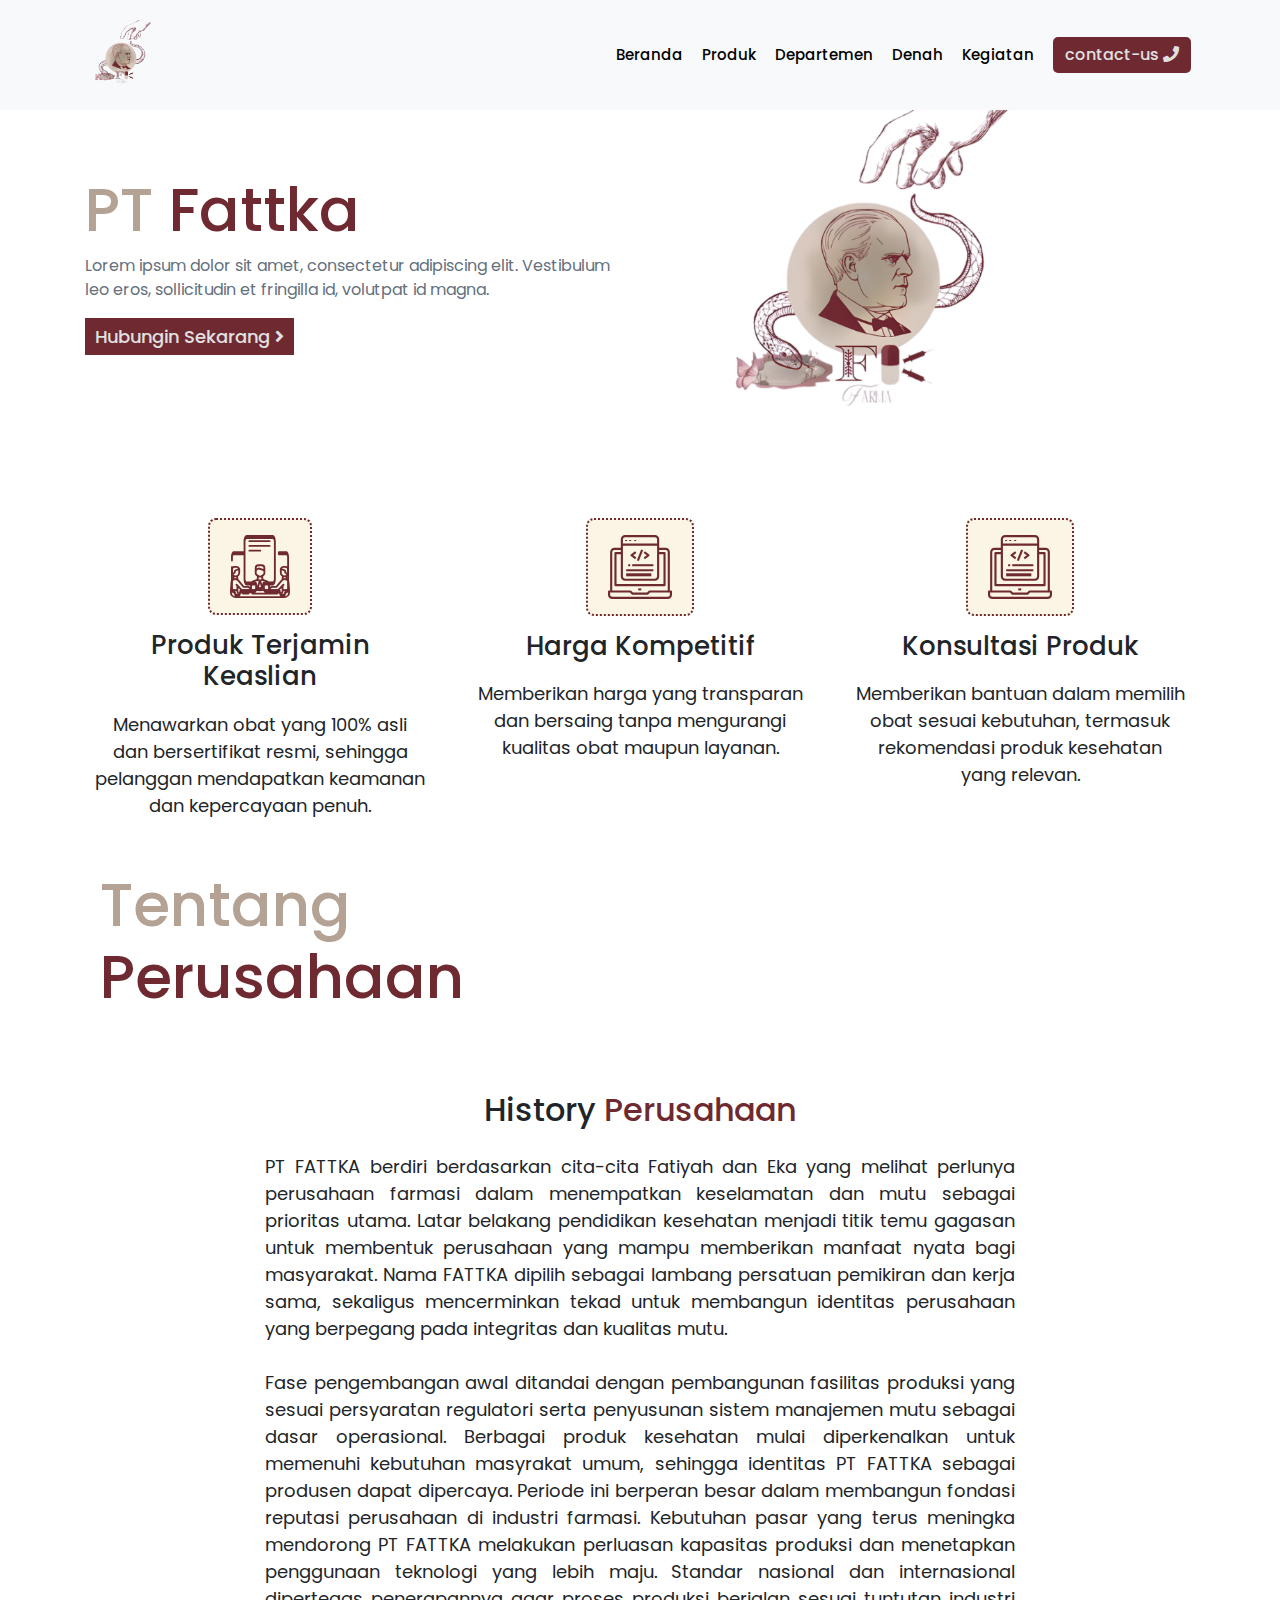
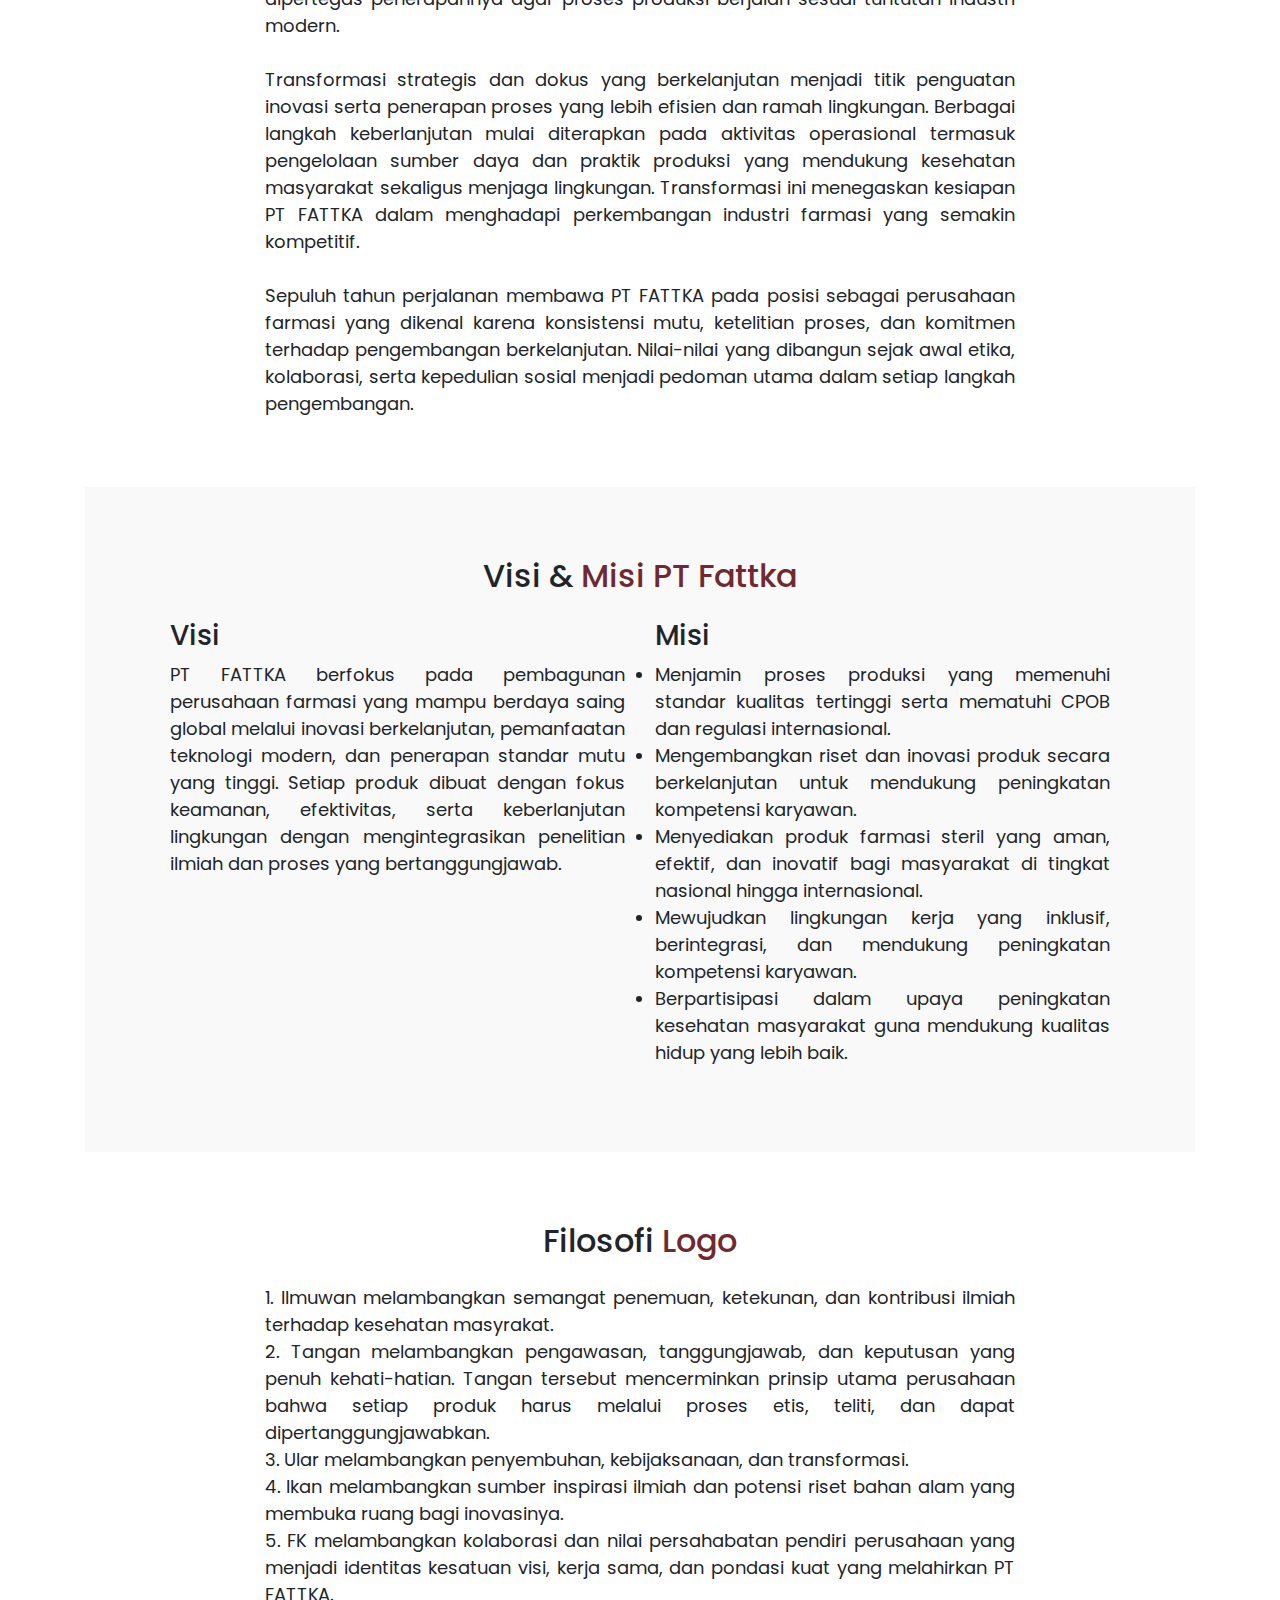
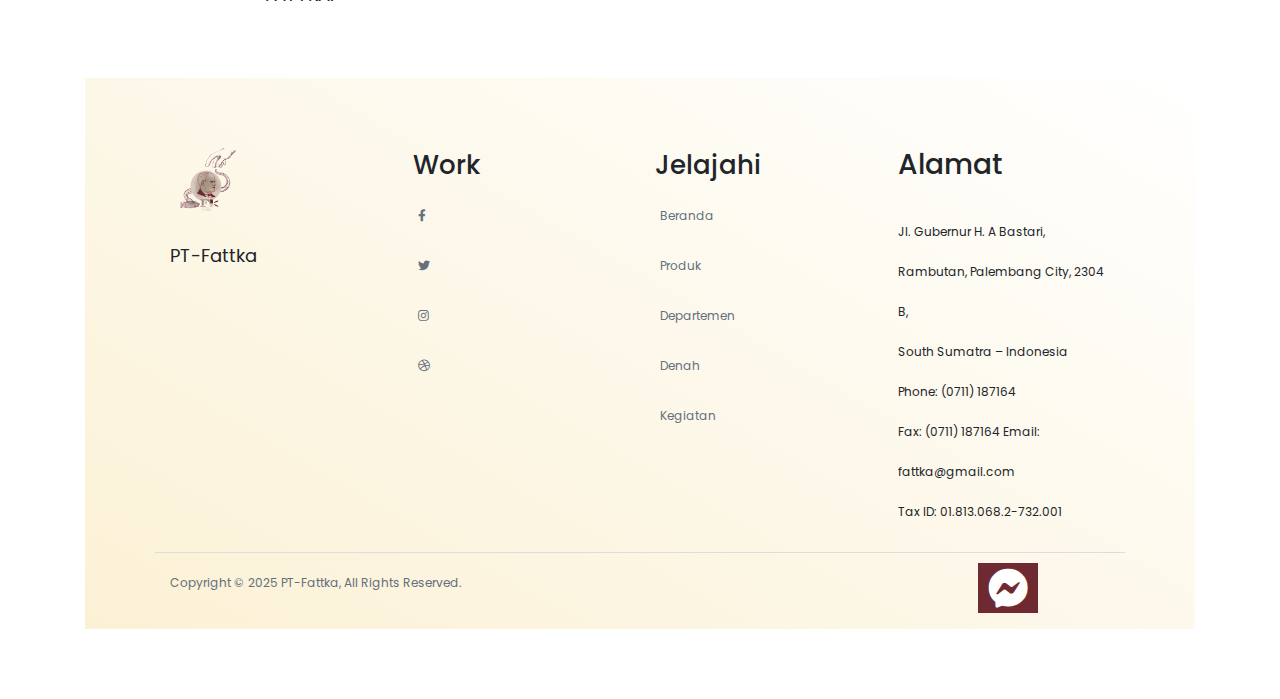
<file: index.html>
<!DOCTYPE html>
<html lang="en">

<head>
    <meta charset="UTF-8">
    <meta name="viewport" content="width=device-width, initial-scale=1.0">
    <title>PT-Fattka</title>
    <!-- Adding Stylesheets -->
    <link rel="stylesheet" href="https://cdnjs.cloudflare.com/ajax/libs/font-awesome/5.7.1/css/all.min.css">
    <link rel="stylesheet" href="https://maxcdn.bootstrapcdn.com/bootstrap/4.0.0/css/bootstrap.min.css"
        integrity="sha384-Gn5384xqQ1aoWXA+058RXPxPg6fy4IWvTNh0E263XmFcJlSAwiGgFAW/dAiS6JXm" crossorigin="anonymous">
    <link rel="stylesheet" href="./asset/css/style.css">
    <link rel="stylesheet" href="./asset/css/responsive.css">
</head>

<body>

    <!-- Header Start  -->
    <section class="header ">
        <!-- Header Navigation Start  -->
        <div class="container header-nav">
            <div class="row">
                <div class="col-md-12">
                    <nav class="navbar navbar-expand-lg navbar-light bg-light main-menu fixed-top ">
                        <div class="container">
                            <a href="#" class="navbar-brand">
                                <img src="./asset/image/Logo.png" alt=" LeadsbeeLogo">
                            </a>
                            <button class="navbar-toggler" data-toggle="collapse" data-target="#beeToggler">
                                <span><i class="fa fa-bars"></i></span>
                            </button>
                            <div class="collapse navbar-collapse" id="beeToggler">
                                <ul class="navbar-nav ml-auto ">
                                    <li><a href="#">Beranda</a></li>
                                    &nbsp;
                                    <li><a href="./produk.html">Produk</a></li>
                                    &nbsp;
                                    <li><a href="./departrmrn.html">Departemen</a></li>
                                    &nbsp;
                                    <li><a href="./denah.html">Denah</a></li>
                                    &nbsp;
                                    <li><a href="./kegiatan.html">Kegiatan </a></li>
                                    &nbsp;
                                    <li>
    <a href="https://wa.me/6284576258164" target="_blank">
        <button class="nav-button phone-blink">
            contact-us <i class="fas fa-phone"></i>
        </button>
    </a>
</li>

                                    &nbsp;
                                </ul>
                            </div>
                        </div>
                    </nav>
                </div>
            </div>
        </div>

        <!-- Header Navigation End  -->

        <!-- Header Banner Start  -->
        <div class="container header-content">
            <div class="row ">
                <div class="col-md-6 centralize">
                    <div class="left-content ">
                        <h2>PT <span class="highlight">Fattka</span>
                        </h2>
                        <p>
                            Lorem ipsum dolor sit amet, consectetur adipiscing elit. Vestibulum leo eros, sollicitudin
                            et fringilla id, volutpat id magna.
                        </p>
                        <div class="call-to-action">
                            <button>Hubungin Sekarang <i href="#" class="fas fa-angle-right"></i></button>
                        </div>
                        
                    </div>
                </div>
                <div class="col-md-6">
                    <div class="right-content">
                        <img src="./asset/image/Logo.png" alt="">
                    </div>
                </div>
            </div>
        </div>


    </section>
    <!-- Header End  -->

    <!-- Work Process Start  -->
    <section class="work-process section-padding" style="background: #fff;">
        <div class="container">
            <div class="row">
                <div class="col-md-4">
                    <div class="process-block">
                        <img src="./asset/image/discussion.svg" alt="Projec Discussion">
                        <h3>Produk Terjamin Keaslian</h3>
                        <p>Menawarkan obat yang 100% asli dan bersertifikat resmi, sehingga pelanggan mendapatkan keamanan dan kepercayaan penuh.</p>
                    </div>
                </div>
                <div class="col-md-4">
                    <div class="process-block">
                        <img src="./asset/image/web-design.svg" alt="Projec Discussion">
                        <h3>Harga Kompetitif</h3>
                        <p>Memberikan harga yang transparan dan bersaing tanpa mengurangi kualitas obat maupun layanan.</p>
                    </div>
                </div>
                <div class="col-md-4">
                    <div class="process-block">
                        <img src="./asset/image/web-design.svg" alt="Projec Discussion">
                        <h3>Konsultasi Produk</h3>
                        <p>Memberikan bantuan dalam memilih obat sesuai kebutuhan, termasuk rekomendasi produk kesehatan yang relevan.</p>
                    </div>
                </div>
            </div>

    <!-- Work Process End  -->

    


 <!-- Header Banner Start  -->
<div class="container header-content  mt-4">
    <div class="row h-100 ">
        <div class="col-md-6 centralize">
            <div class="left-content">
                <h2>Tentang <span class="highlight">Perusahaan</span></h2>
            </div>
        </div>
        
    </div>
</div>
<!-- Header Banner End -->

<!-- Company History Start -->
<section class="section-padding">
    <div class="container">
        <h2 class="text-center mb-4">History <span class="highlight">Perusahaan</span></h2>
        <p class="text-justify" style="max-width: 750px; margin: 0 auto; ">
            PT FATTKA berdiri berdasarkan cita-cita Fatiyah dan Eka yang melihat perlunya perusahaan farmasi dalam menempatkan keselamatan dan mutu sebagai prioritas utama. Latar belakang pendidikan kesehatan menjadi titik temu gagasan untuk membentuk perusahaan yang mampu memberikan manfaat nyata bagi masyarakat. Nama FATTKA dipilih sebagai lambang persatuan pemikiran dan kerja sama, sekaligus mencerminkan tekad untuk membangun identitas perusahaan yang berpegang pada integritas dan kualitas mutu.
            <br><br>
            Fase pengembangan awal ditandai dengan pembangunan fasilitas produksi yang sesuai persyaratan regulatori serta penyusunan sistem manajemen mutu sebagai dasar operasional. Berbagai produk kesehatan mulai diperkenalkan untuk memenuhi kebutuhan masyrakat umum, sehingga identitas PT FATTKA sebagai produsen dapat dipercaya. Periode ini berperan besar dalam membangun fondasi reputasi perusahaan di industri farmasi. Kebutuhan pasar yang terus meningka mendorong PT FATTKA melakukan perluasan kapasitas produksi dan menetapkan penggunaan teknologi yang lebih maju. Standar nasional dan internasional dipertegas penerapannya agar proses produksi berjalan sesuai tuntutan industri modern.
            <br><br>
            Transformasi strategis dan dokus yang berkelanjutan menjadi titik penguatan inovasi serta penerapan proses yang lebih efisien dan ramah lingkungan. Berbagai langkah keberlanjutan mulai diterapkan pada aktivitas operasional termasuk pengelolaan sumber daya dan praktik produksi yang mendukung kesehatan masyarakat sekaligus menjaga lingkungan. Transformasi ini menegaskan kesiapan PT FATTKA dalam menghadapi perkembangan industri farmasi yang semakin kompetitif.
            <br><br>
            Sepuluh tahun perjalanan membawa PT FATTKA pada posisi sebagai perusahaan farmasi yang dikenal karena konsistensi mutu, ketelitian proses, dan komitmen terhadap pengembangan berkelanjutan. Nilai-nilai yang dibangun sejak awal etika, kolaborasi, serta kepedulian sosial menjadi pedoman utama dalam setiap langkah pengembangan.
        </p>
    </div>
</section>
<!-- Company History End -->

<!-- Vision Mission Start -->
<section class="section-padding" style="background:#f9f9f9;">
    <div class="container">
        <h2 class="text-center mb-4">Visi & <span class="highlight">Misi PT Fattka</span></h2>
        <div class="row mt-4">
            <div class="col-md-6">
                <h3>Visi</h3>
                <p class="text-justify"> 
                    PT FATTKA berfokus pada pembagunan perusahaan farmasi yang mampu berdaya saing global melalui inovasi berkelanjutan, pemanfaatan teknologi modern, dan penerapan standar mutu yang tinggi. Setiap produk dibuat dengan fokus keamanan, efektivitas, serta keberlanjutan lingkungan dengan mengintegrasikan penelitian ilmiah dan proses yang bertanggungjawab.
                </p>
            </div>
            <div class="col-md-6">
                <h3 >Misi</h3>
                <ul class="text-justify">
                    <li>Menjamin proses produksi yang memenuhi standar kualitas tertinggi serta mematuhi CPOB dan regulasi internasional.</li>
                    <li>Mengembangkan riset dan inovasi produk secara berkelanjutan untuk mendukung peningkatan kompetensi karyawan.</li>
                    <li>Menyediakan produk farmasi steril yang aman, efektif, dan inovatif bagi masyarakat di tingkat nasional hingga internasional.</li>
                    <li>Mewujudkan lingkungan kerja yang inklusif, berintegrasi, dan mendukung peningkatan kompetensi karyawan.</li>
                    <li>Berpartisipasi dalam upaya peningkatan kesehatan masyarakat guna mendukung kualitas hidup yang lebih baik.</li>
                </ul>
            </div>
        </div>
    </div>
</section>
<!-- Vision Mission End -->
<section class="section-padding">
    <div class="container">
        <h2 class="text-center mb-4">Filosofi <span class="highlight">Logo</span></h2>
        <p class="text-justify" style="max-width: 750px; margin: 0 auto; ">
            1.	Ilmuwan melambangkan semangat penemuan, ketekunan, dan kontribusi ilmiah terhadap kesehatan masyrakat.
<br>2.	Tangan melambangkan pengawasan, tanggungjawab, dan keputusan yang penuh kehati-hatian. Tangan tersebut mencerminkan prinsip utama perusahaan bahwa setiap produk harus melalui proses etis, teliti, dan dapat dipertanggungjawabkan.
<br>3.	Ular melambangkan penyembuhan, kebijaksanaan, dan transformasi.
<br>4.	Ikan melambangkan sumber inspirasi ilmiah dan potensi riset bahan alam yang membuka ruang bagi inovasinya.
<br>5.	FK melambangkan kolaborasi dan nilai persahabatan pendiri perusahaan yang menjadi identitas kesatuan visi, kerja sama, dan pondasi kuat yang melahirkan PT FATTKA.

        </p>
    </div>
</section>

    <!-- Footer Start  -->

    <section class="footer section-padding">
        <div class="container">
            <div class="row">
                <div class="col-md-3">
                    <div class="footer-widget-1">
                        <img src="./asset/image/Logo.png" alt="">
                        <p>
                            PT-Fattka
                        </p>
                    </div>
                </div>
                <div class="col-md-3">
                    <div class="footer-widget-2">
                        <h3>Work</h3>
                        <ul>
                            <li><a href="#"><i class="fab fa-facebook-f"></i></a></li>
                            <li><a href="#"><i class="fab fa-twitter"></i></a></li>
                            <li><a href="#"><i class="fab fa-instagram"></i></a></li>
                            <li><a href="#"><i class="fab fa-dribbble"></i></a></li>
                        </ul>
                    </div>
                </div>
                <div class="col-md-3">
                    <div class="footer-widget-3">
                        <h3>Jelajahi</h3>
                        <ul>
                            <li><a href="/index.html">Beranda</a></li>
                            <li><a href="/produk.html">Produk</a></li>
                            <li><a href="/departrmrn.html">Departemen</a></li>
                            <li><a href="/denah.html">Denah</a></li>
                            <li><a href="/">Kegiatan</a></li>
                        </ul>
                    </div>
                </div>
                <div class="col-md-3">
                    <div class="footer-widget-4">
                        <h3>Alamat</h3>
                        <p>
                            Jl. Gubernur H. A Bastari, Rambutan, Palembang City, 2304 B,<br>  South Sumatra – Indonesia Phone: (0711) 187164 <br>  Fax: (0711) 187164 Email: fattka@gmail.com <br>  Tax ID: 01.813.068.2-732.001 
                        </p>
                        <!-- <ul>
                            <li><a href="#"><i class="fab fa-facebook-f"></i></a></li>
                            <li><a href="#"><i class="fab fa-twitter"></i></a></li>
                            <li><a href="#"><i class="fab fa-instagram"></i></a></li>
                            <li><a href="#"><i class="fab fa-dribbble"></i></a></li>
                        </ul> -->
                    </div>
                </div>
            </div>
			
			<div class="row" style="border-top: 1px solid #ddd; padding-top: 10px;">
                <div class="col-md-10">
                    <div class="copyright-text">
                        <p>
                            Copyright © 2025 PT-Fattka, All Rights Reserved.
                        </p>
                    </div>
                </div>
                <div class="col-md-2">
                    <div class="messenger">
                        <i class="fab fa-facebook-messenger"></i>
                    </div>
                </div>
            </div>
        </div>
    </section>
    <!-- Footer End  -->
    <!--Adding Scripts-->
    <script src="https://code.jquery.com/jquery-3.5.1.min.js" integrity="sha256-9/aliU8dGd2tb6OSsuzixeV4y/faTqgFtohetphbbj0=" crossorigin="anonymous"></script>
    <script src="https://cdnjs.cloudflare.com/ajax/libs/popper.js/1.12.9/umd/popper.min.js"
        integrity="sha384-ApNbgh9B+Y1QKtv3Rn7W3mgPxhU9K/ScQsAP7hUibX39j7fakFPskvXusvfa0b4Q"
        crossorigin="anonymous"></script>
    <script src="https://maxcdn.bootstrapcdn.com/bootstrap/4.0.0/js/bootstrap.min.js"
        integrity="sha384-JZR6Spejh4U02d8jOt6vLEHfe/JQGiRRSQQxSfFWpi1MquVdAyjUar5+76PVCmYl"
        crossorigin="anonymous"></script>
        <script src="./asset/js/mixitup.min.js"></script>
    <script src="./asset/js/main.js"></script>
</body>

</html>
</file>
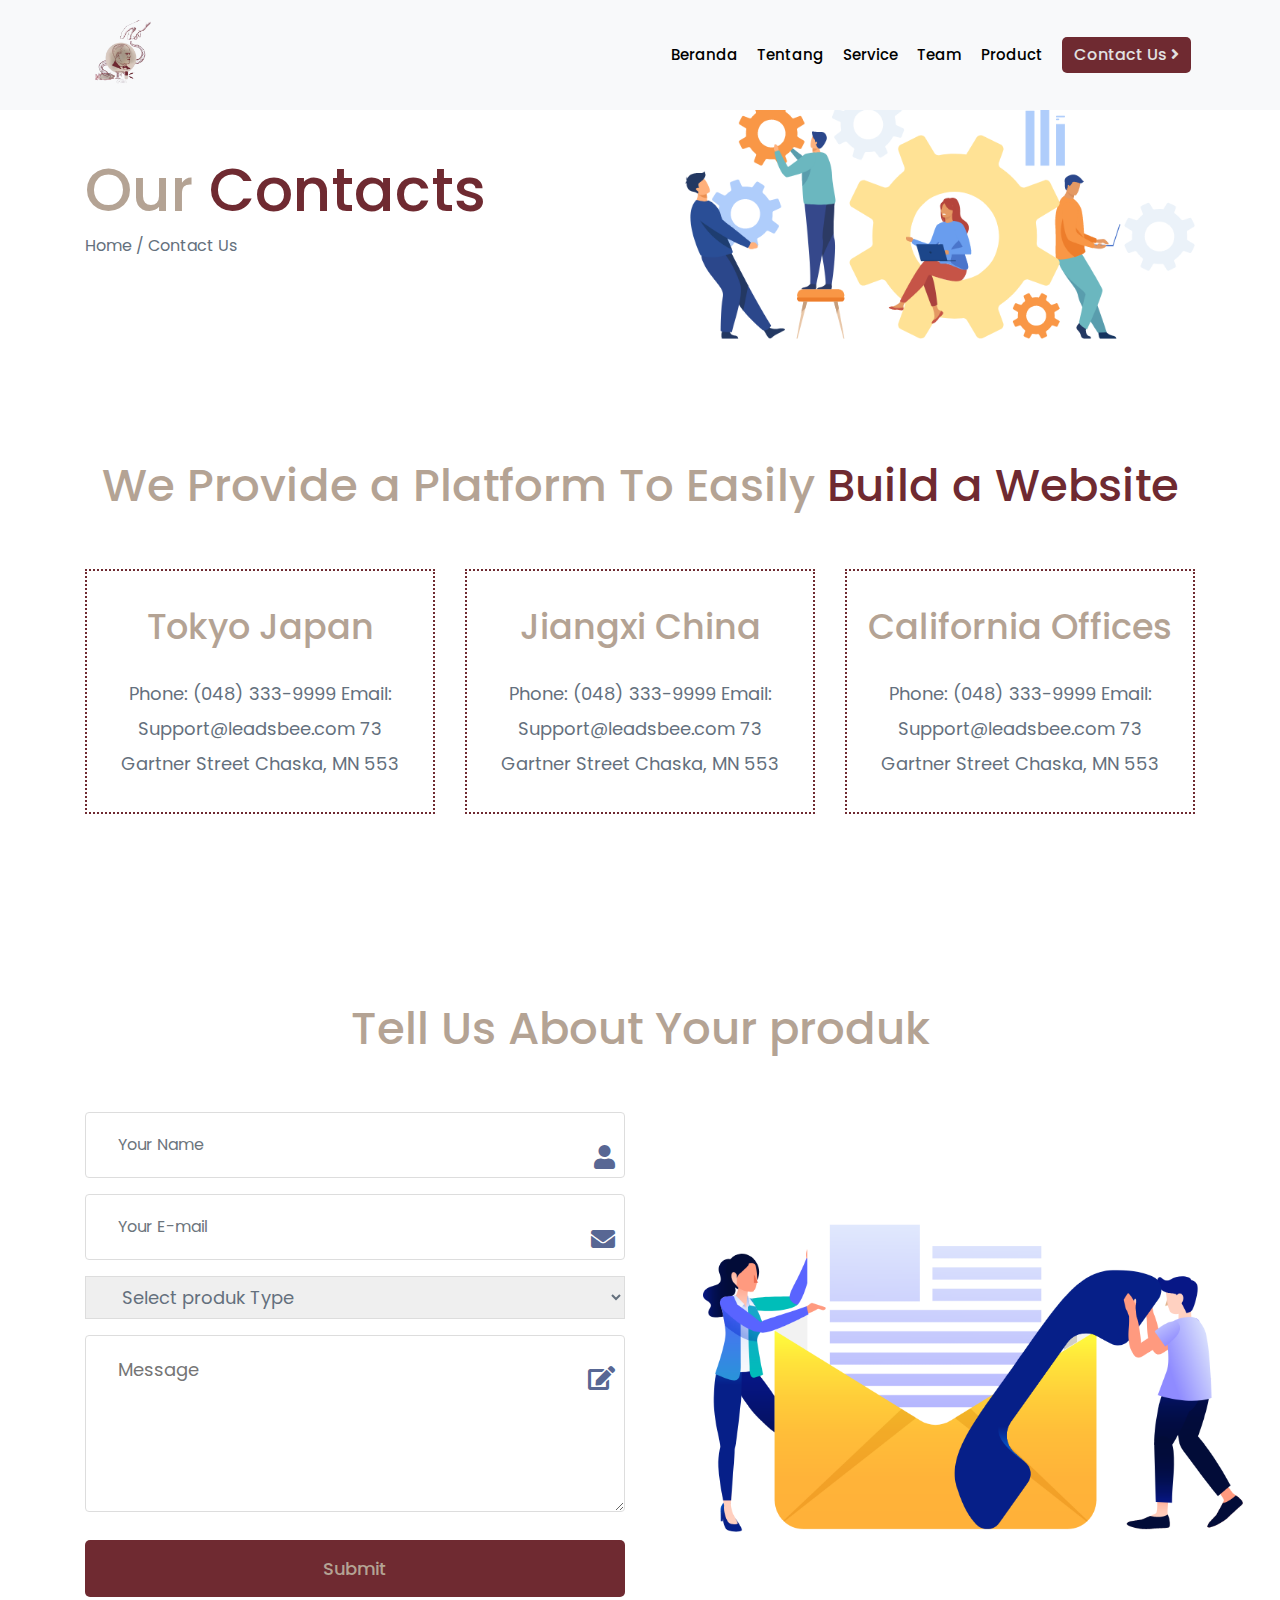
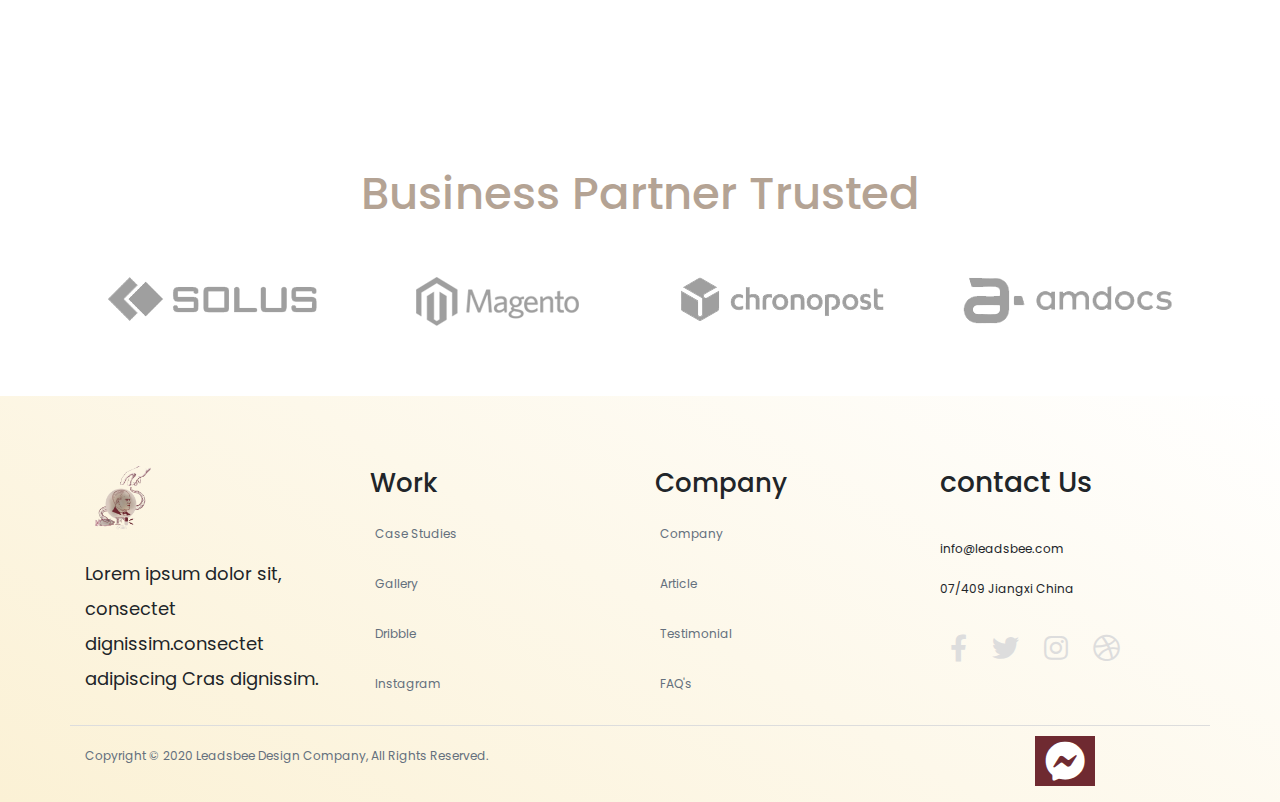
<file: contact-us.html>
<!DOCTYPE html>
<html lang="en">

<head>
    <meta charset="UTF-8">
    <meta name="viewport" content="width=device-width, initial-scale=1.0">
    <title>LeadsBee</title>
    <!-- Adding Stylesheets -->
    <link rel="stylesheet" href="https://cdnjs.cloudflare.com/ajax/libs/font-awesome/5.7.1/css/all.min.css">
    <link rel="stylesheet" href="https://maxcdn.bootstrapcdn.com/bootstrap/4.0.0/css/bootstrap.min.css"
        integrity="sha384-Gn5384xqQ1aoWXA+058RXPxPg6fy4IWvTNh0E263XmFcJlSAwiGgFAW/dAiS6JXm" crossorigin="anonymous">
    <link rel="stylesheet" href="./asset/css/style.css">
    <link rel="stylesheet" href="./asset/css/responsive.css">
</head>


<body>
    <!-- Header Start  -->
    <section class="header contact-header">
        <!-- Header Navigation Start  -->
        <div class="container header-nav">
            <div class="row">
                <div class="col-md-12">
                    <nav class="navbar navbar-expand-lg navbar-light bg-light main-menu fixed-top">
                        <div class="container">
                            <a href="#" class="navbar-brand">
                                <img src="./asset/image/Logo.png" alt=" LeadsbeeLogo">
                            </a>
                            <button class="navbar-toggler" data-toggle="collapse" data-target="#beeToggler">
                                <span class="navbar-toggler-icon"><i class="fa fa-bars"></i></span>
                            </button>
                            <div class="collapse navbar-collapse" id="beeToggler">
                                <ul class="navbar-nav ml-auto ">
                                    <li><a href="./index.html">Beranda</a></li>
									&nbsp;
                                    <li><a href="./produk.html">Tentang</a></li>
									&nbsp;
                                    <li><a href="./service.html">Service</a></li>
									&nbsp;
                                    <li><a href="./team.html">Team</a></li>
									&nbsp;
                                    <li><a href="./blog.html">Product</a></li>
									&nbsp;
                                    <li>
										<a href="./contact-us.html">
											<button class="nav-button">Contact Us <i class="fas fa-angle-right"></i> </button>
										</a>
									</li>
									&nbsp;
                                </ul>
                            </div>
                        </div>
                    </nav>
                </div>
            </div>
        </div>

        <!-- Header Navigation End  -->

        <!-- Header Banner Start  -->
        <div class="container header-content ">
            <div class="row h-100">
                <div class="col-md-6 centralize">
                    <div class="left-content ">
                        <h2>Our <span class="highlight">Contacts</span>
                        </h2>
                        <p>
                            Home / Contact Us
                        </p>
                    </div>
                </div>
                <div class="col-md-6 centralize">
                    <div class="right-content">
                        <img src="./asset/image/Group 1387.png" alt="">
                    </div>
                </div>
            </div>
        </div>


    </section>

    <!-- Header End  -->

    

    <!-- Company Offices Start  -->

    <section class="offices section-padding">
        <div class="container">
        
            <div class="row">
                <h2 class="text-center w-100 service-heading">We Provide a Platform To Easily
                    <span class="highlight">Build a Website</span> </h2>
            </div>
        </div>

        <div class="container mt-5">
            <div class="row">
                <div class="col-md-4">
                    <div class="office-block">
                        <h3>Tokyo Japan</h3>
                        <p>
                            Phone: (048) 333-9999
                            Email: Support@leadsbee.com
                            73 Gartner Street Chaska, MN 553
                        </p>
                    </div>
                </div>
                <div class="col-md-4">
                    <div class="office-block">
                        <h3>Jiangxi China</h3>
                        <p>
                            Phone: (048) 333-9999
                            Email: Support@leadsbee.com
                            73 Gartner Street Chaska, MN 553
                        </p>
                    </div>
                </div>
                <div class="col-md-4">
                    <div class="office-block">
                        <h3>California Offices</h3>
                        <p>
                            Phone: (048) 333-9999
                            Email: Support@leadsbee.com
                            73 Gartner Street Chaska, MN 553
                        </p>
                    </div>
                </div>
            </div>

        </div>
    </section>

    <!-- Company Offices End  -->

    <!-- produk Contact Start  -->

    <section class="produk-contact section-padding">
        <div class="container">
        <!-- Toast  -->
        <?= $success; ?>
            <div class="row mt-5">
                <h2 class="text-center w-100 service-heading">Tell Us About Your produk</h2>
            </div>
        </div>

        <div class="container mt-5">
            <div class="row">
                <div class="col-md-6">
                    <form action="" method="post" id="produk-details">

                        <div class="form-group">
                            <label for="name"></label>
                            <input type="text" class="form-control" id="name" name="name" placeholder="Your Name"
                                required>
                            <!--placing icon using a span element-->
                            <span class="icon fa fa-user fa-lg"></span>
                        </div>

                        <div class="form-group">
                            <label for="email"></label>
                            <input type="email" class="form-control" id="email" name="email" placeholder="Your E-mail"
                                required>
                            <span class="icon fa fa-envelope fa-lg"></span>
                        </div>

                        <div class="form-group">
                            <label for="produk-type"></label>
                            <select id="produk-type" name="produk-type">
                                <option> Select produk Type</option>
                                <option value="website_optimization">Website Optimization</option>
                                <option value="social_media_marketing">Social Media Marketing</option>
                                <option value="ui/ux">UI/UX</option>
                                <option value="graphics">Graphics</option>
                            </select>
                        </div>

                        <div class="form-group">
                            <textarea rows="5" cols="30" id="msg" name="msg" placeholder="Message"
                                style="width:100%"></textarea>
                            <span class="icon-textarea fa fa-edit fa-lg "></span>
                        </div>

                        <div class=" text-center">
                            <input type="submit" name="submit" value="Submit" class="btn btn-default">
                            <!-- <button type="submit" class="btn btn-default">Submit produk Details <i class="fas fa-angle-right"></i> </button> -->
                        </div>
                    </form>
                </div>

                <div class="col-md-6 centralize">
                    <div class="contact-image">
                        <img src="./asset/image/Group 4408.png" alt="" class="img-fluid ml-5">
                    </div>
                </div>
            </div>
        </div>
    </section>

    <!-- produk Contact End  -->

    <!-- Partner Start  -->

    <section class="partners section-padding">
        <div class="container">
            <div class="row">
                <div class="col-md-12">
                    <h2 class="text-center partner-heading">Business Partner Trusted</h2>
                </div>
            </div>
            <div class="row mt-5">
                <div class="col-lg-3 col-md-6 d-flex justify-content-center">
                    <div class="partner">
                        <img src="./asset/image/A (3).png" alt="" class="img-fluid">
                    </div>
                </div>
                <div class="col-lg-3 col-md-6 d-flex justify-content-center">
                    <div class="partner">
                        <img src="./asset/image/A (4).png" alt="" class="img-fluid">
                    </div>
                </div>
                <div class="col-lg-3 col-md-6 d-flex justify-content-center">
                    <div class="partner">
                        <img src="./asset/image/A (2).png" alt="" class="img-fluid">
                    </div>
                </div>
                <div class="col-lg-3 col-md-6 d-flex justify-content-center">
                    <div class="partner">
                        <img src="./asset/image/A (1).png" alt="" class="img-fluid">
                    </div>
                </div>
            </div>
        </div>
    </section>
    <!-- Partner End  -->


    <!-- Footer Start  -->

    <section class="footer section-padding">
        <div class="container">
            <div class="row">
                <div class="col-md-3">
                    <div class="footer-widget-1">
                        <img src="./asset/image/Logo.png" alt="">
                        <p>
                            Lorem ipsum dolor sit, consectet dignissim.consectet adipiscing Cras dignissim.
                        </p>
                    </div>
                </div>
                <div class="col-md-3">
                    <div class="footer-widget-2">
                        <h3>Work</h3>
                        <ul>
                            <li><a href="#">Case Studies</a></li>
                            <li><a href="#">Gallery</a></li>
                            <li><a href="#">Dribble</a></li>
                            <li><a href="#">Instagram</a></li>
                        </ul>
                    </div>
                </div>
                <div class="col-md-3">
                    <div class="footer-widget-3">
                        <h3>Company</h3>
                        <ul>
                            <li><a href="#">Company</a></li>
                            <li><a href="#">Article</a></li>
                            <li><a href="#">Testimonial</a></li>
                            <li><a href="#">FAQ's</a></li>
                        </ul>
                    </div>
                </div>
                <div class="col-md-3">
                    <div class="footer-widget-4">
                        <h3>contact Us</h3>
                        <p>
                            info@leadsbee.com <br> 07/409 Jiangxi China
                        </p>
                        <ul>
                            <li><a href="#"><i class="fab fa-facebook-f"></i></a></li>
                            <li><a href="#"><i class="fab fa-twitter"></i></a></li>
                            <li><a href="#"><i class="fab fa-instagram"></i></a></li>
                            <li><a href="#"><i class="fab fa-dribbble"></i></a></li>
                        </ul>
                    </div>
                </div>
            </div>
			
			<div class="row" style="border-top: 1px solid #ddd; padding-top: 10px;">
                <div class="col-md-10">
                    <div class="copyright-text">
                        <p>
                            Copyright © 2020 Leadsbee Design Company, All Rights Reserved.
                        </p>
                    </div>
                </div>
                <div class="col-md-2">
                    <div class="messenger">
                        <i class="fab fa-facebook-messenger"></i>
                    </div>
                </div>
            </div>
        </div>
    </section>
    <!-- Footer End  -->
    <!--Adding Scripts-->
    <script src="https://code.jquery.com/jquery-3.5.1.min.js" integrity="sha256-9/aliU8dGd2tb6OSsuzixeV4y/faTqgFtohetphbbj0=" crossorigin="anonymous"></script>
    <script src="https://cdnjs.cloudflare.com/ajax/libs/popper.js/1.12.9/umd/popper.min.js"
        integrity="sha384-ApNbgh9B+Y1QKtv3Rn7W3mgPxhU9K/ScQsAP7hUibX39j7fakFPskvXusvfa0b4Q"
        crossorigin="anonymous"></script>
    <script src="https://maxcdn.bootstrapcdn.com/bootstrap/4.0.0/js/bootstrap.min.js"
        integrity="sha384-JZR6Spejh4U02d8jOt6vLEHfe/JQGiRRSQQxSfFWpi1MquVdAyjUar5+76PVCmYl"
        crossorigin="anonymous"></script>
        <script src="./asset/js/mixitup.min.js"></script>
    <script src="./asset/js/main.js"></script>
</body>

</html>
</file>
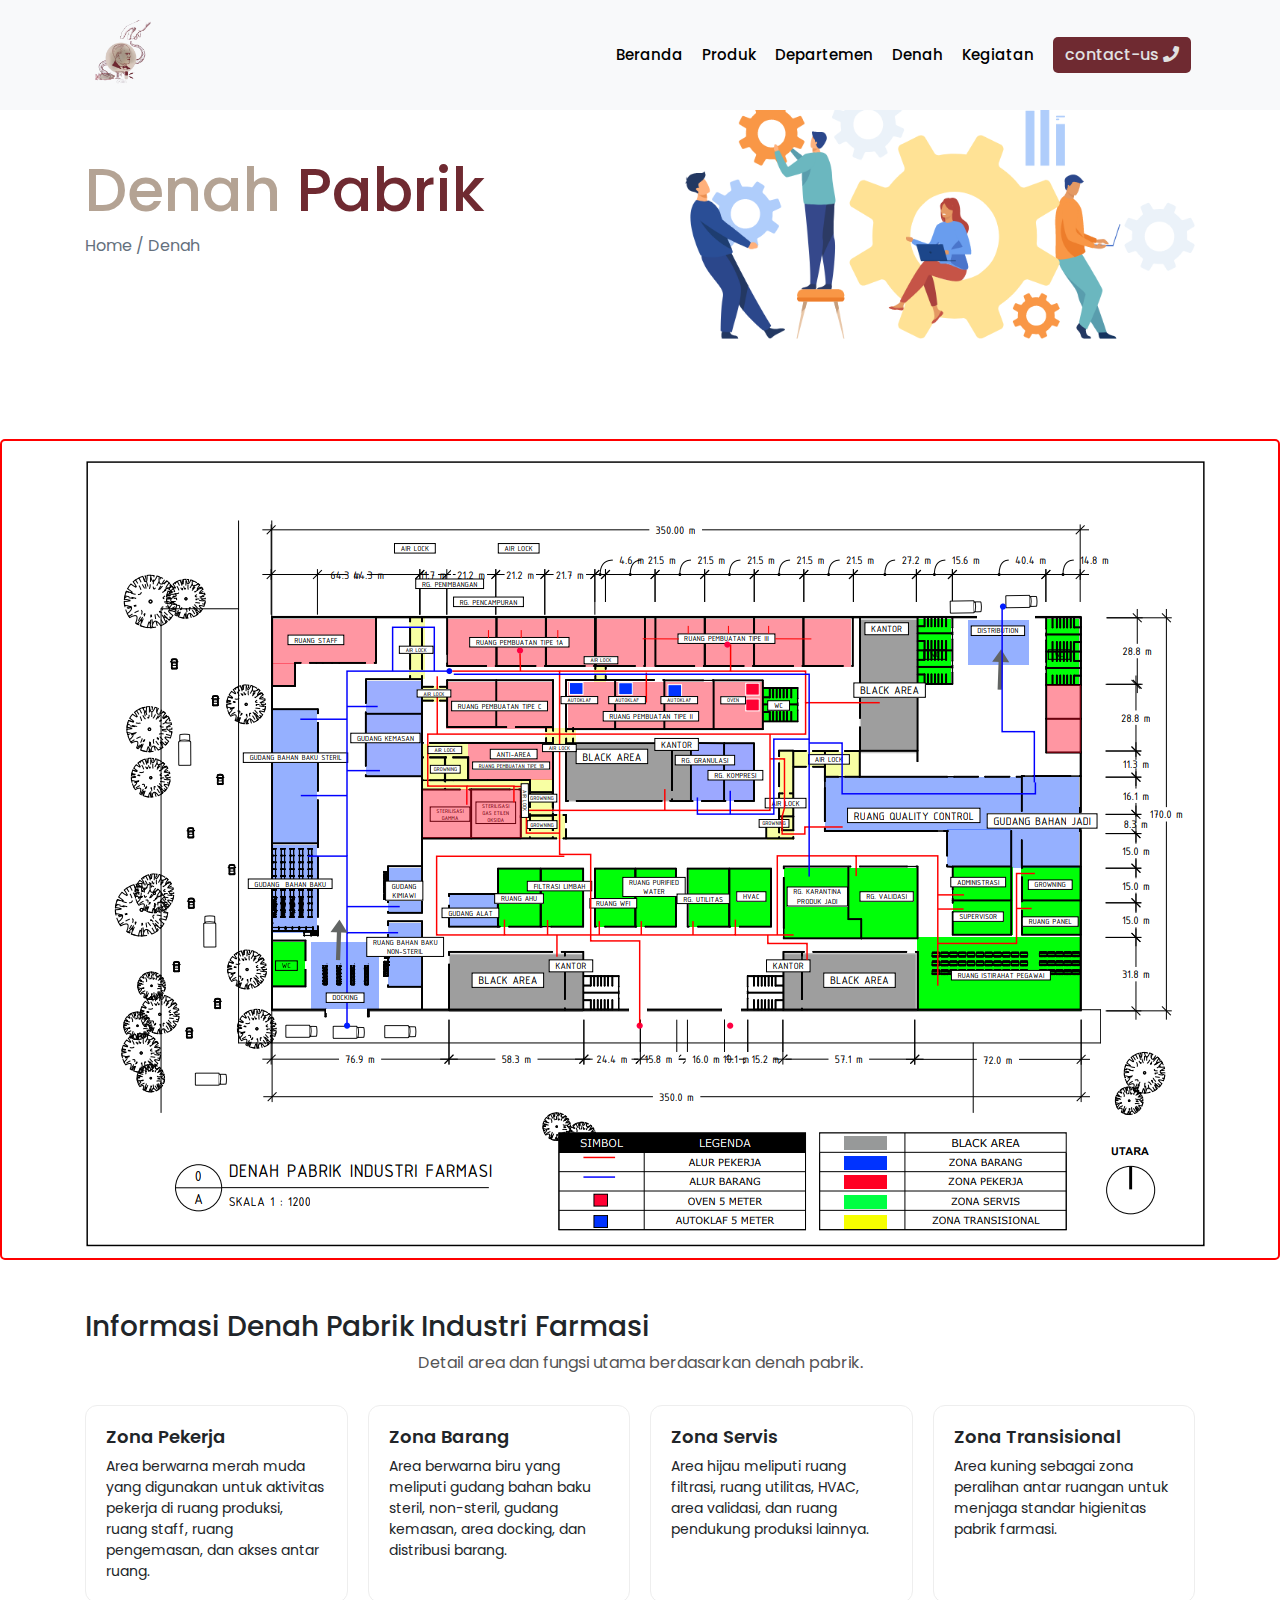
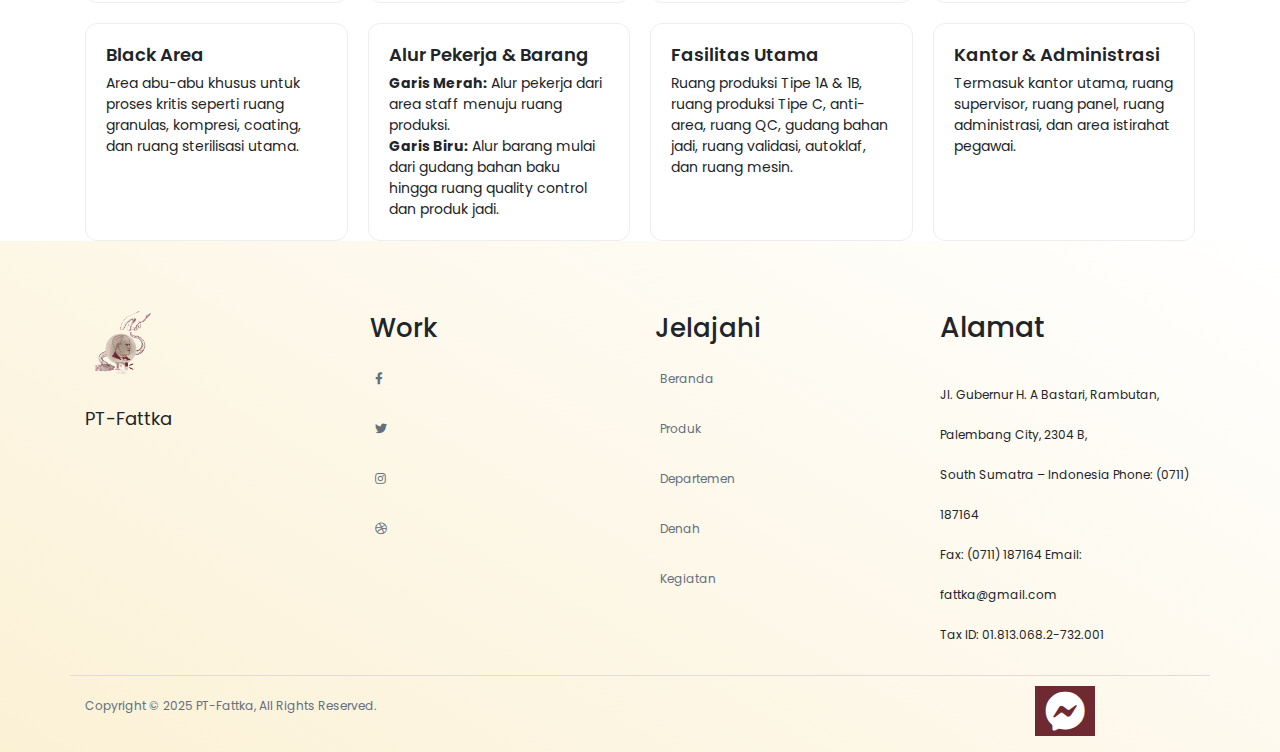
<file: denah.html>
<!DOCTYPE html>
<html lang="en">

<head>
    <meta charset="UTF-8">
    <meta name="viewport" content="width=device-width, initial-scale=1.0">
    <title>Denah</title>

    <!-- Adding Stylesheets -->
    <link rel="stylesheet" href="https://cdnjs.cloudflare.com/ajax/libs/font-awesome/5.7.1/css/all.min.css">
    <link rel="stylesheet" href="https://maxcdn.bootstrapcdn.com/bootstrap/4.0.0/css/bootstrap.min.css"
        integrity="sha384-Gn5384xqQ1aoWXA+058RXPxPg6fy4IWvTNh0E263XmFcJlSAwiGgFAW/dAiS6JXm" crossorigin="anonymous">
    <link rel="stylesheet" href="./asset/css/style.css">
    <link rel="stylesheet" href="./asset/css/responsive.css">

    <!-- ================== CSS DENAH (DITAMBAHKAN DI SINI) ================== -->
    <style>
        /* Thumbnail */
        .denah-thumbnail {
            cursor: zoom-in;
            border-radius: 6px;
            transition: 0.3s;
        }

        .denah-thumbnail:hover {
            transform: scale(1.03);
        }

        /* Popup overlay */
        .popup-overlay {
            position: fixed;
            top: 0;
            left: 0;
            width: 100%;
            height: 100%;
            background: rgba(0,0,0,0.85);
            display: flex;
            align-items: center;
            justify-content: center;
            visibility: hidden;
            opacity: 0;
            transition: 0.3s ease-in-out;
            z-index: 9999;
        }

        .popup-overlay:target {
            visibility: visible;
            opacity: 1;
        }

        .popup-image {
            max-width: 90%;
            max-height: 90%;
            border-radius: 8px;
            cursor: zoom-out;
        }

        /* Tombol close */
        .close-popup {
            position: absolute;
            top: 30px;
            right: 40px;
            font-size: 45px;
            color: white;
            text-decoration: none;
            font-weight: bold;
            transition: 0.3s;
        }

        .close-popup:hover {
            color: #ffcc00;
        }

        .portfolio-block.lokasi {
            margin: 50px auto;
            text-align: center;
        }

		denah-info .section-title {
    font-size: 28px;
    font-weight: 700;
    text-align: center;
    margin-bottom: 10px;
}

.denah-info .section-subtitle {
    text-align: center;
    color: #555;
    margin-bottom: 30px;
}

/* Grid Layout */
.info-grid {
    display: grid;
    grid-template-columns: repeat(auto-fit, minmax(250px, 1fr));
    gap: 20px;
}

/* Card */
.info-card {
    background: #ffffff;
    border-radius: 12px;
    padding: 20px;
    border: 1px solid #eee;
    transition: 0.3s ease;
}

.info-card:hover {
    background: #B4A394;
    color: #fff;
    transform: translateY(-5px);
    border-color: #6F2A31;
}

.info-card h4 {
    font-size: 18px;
    font-weight: 600;
    margin-bottom: 8px;
}

/* === Tambahan: Margin kiri kanan gambar denah === */
.denah-thumbnail,
.popup-image {
    display: block;
    margin: 0 auto;
    padding-left: 20px;
    padding-right: 20px;
}


.info-card p {
    font-size: 14px;
    margin: 0;
    line-height: 1.5;
}
    </style>
    <!-- ===================================================================== -->

</head>

<body>
	<!-- Header Start  -->
    <section class="header contact-header">
        <div class="container header-nav">
            <div class="row">
                <div class="col-md-12">
                    <nav class="navbar navbar-expand-lg navbar-light bg-light main-menu fixed-top">
                        <div class="container">
                            <a href="#" class="navbar-brand">
                                <img src="./asset/image/Logo.png" alt="LeadsbeeLogo">
                            </a>
                            <button class="navbar-toggler" data-toggle="collapse" data-target="#beeToggler">
                                <span <i class="fa fa-bars"> </i></span>
                            </button>
                            <div class="collapse navbar-collapse" id="beeToggler">
                                <ul class="navbar-nav ml-auto ">
                                    <li><a href="index.html">Beranda</a></li>
                                    &nbsp;
                                    <li><a href="./produk.html">Produk</a></li>
                                    &nbsp;
                                    <li><a href="./departrmrn.html">Departemen</a></li>
                                    &nbsp;
                                    <li><a href="./denah.html">Denah</a></li>
                                    &nbsp;
                                    <li><a href="./kegiatan.html">Kegiatan </a></li>
                                    &nbsp;
                                                                        <li>
    <a href="https://wa.me/6284576258164" target="_blank">
        <button class="nav-button phone-blink">
            contact-us <i class="fas fa-phone"></i>
        </button>
    </a>
</li>
                                    &nbsp;
                                </ul>
                            </div>
                        </div>
                    </nav>
                </div>
            </div>
        </div>

        <!-- Header Banner -->
        <div class="container header-content">
            <div class="row h-100">
                <div class="col-md-6 centralize">
                    <div class="left-content">
                        <h2>Denah <span class="highlight">Pabrik</span></h2>
                        <p>Home / Denah</p>
                    </div>
                </div>
                <div class="col-md-6 centralize">
                    <div class="right-content">
                        <img src="./asset/image/Group 1387.png" alt="">
                    </div>
                </div>
            </div>
        </div>
    </section>

    <!-- DENAH PABRIK -->
    <div class="portfolio-block lokasi no-overlay" data-ref="mixitup-target">
        <a href="#popup-denah" class="open-popup">
            <img src="./asset/img/denah.png" class="img-fluid denah-thumbnail">
        </a>
    </div>

    <!-- POPUP -->
    <div id="popup-denah" class="popup-overlay">
        <a href="#" class="close-popup">&times;</a>
        <img src="./asset/img/denah.png" class="popup-image">
    </div>

	<section class="denah-info container mt-5">

    <h3 class="section-title">Informasi Denah Pabrik Industri Farmasi</h3>
    <p class="section-subtitle">Detail area dan fungsi utama berdasarkan denah pabrik.</p>

    <div class="info-grid">

        <div class="info-card">
            <h4>Zona Pekerja</h4>
            <p>Area berwarna merah muda yang digunakan untuk aktivitas pekerja di ruang produksi, ruang staff, ruang pengemasan, dan akses antar ruang.</p>
        </div>

        <div class="info-card">
            <h4>Zona Barang</h4>
            <p>Area berwarna biru yang meliputi gudang bahan baku steril, non-steril, gudang kemasan, area docking, dan distribusi barang.</p>
        </div>

        <div class="info-card">
            <h4>Zona Servis</h4>
            <p>Area hijau meliputi ruang filtrasi, ruang utilitas, HVAC, area validasi, dan ruang pendukung produksi lainnya.</p>
        </div>

        <div class="info-card">
            <h4>Zona Transisional</h4>
            <p>Area kuning sebagai zona peralihan antar ruangan untuk menjaga standar higienitas pabrik farmasi.</p>
        </div>

        <div class="info-card">
            <h4>Black Area</h4>
            <p>Area abu-abu khusus untuk proses kritis seperti ruang granulas, kompresi, coating, dan ruang sterilisasi utama.</p>
        </div>

        <div class="info-card">
            <h4>Alur Pekerja & Barang</h4>
            <p>
                <b>Garis Merah:</b> Alur pekerja dari area staff menuju ruang produksi.<br>
                <b>Garis Biru:</b> Alur barang mulai dari gudang bahan baku hingga ruang quality control dan produk jadi.
            </p>
        </div>

        <div class="info-card">
            <h4>Fasilitas Utama</h4>
            <p>
                Ruang produksi Tipe 1A & 1B, ruang produksi Tipe C, anti-area, ruang QC, gudang bahan jadi, ruang validasi,
                autoklaf, dan ruang mesin.
            </p>
        </div>

        <div class="info-card">
            <h4>Kantor & Administrasi</h4>
            <p>
                Termasuk kantor utama, ruang supervisor, ruang panel, ruang administrasi, dan area istirahat pegawai.
            </p>
        </div>

    </div>
</section>

 <section class="footer section-padding">
        <div class="container">
            <div class="row">
                <div class="col-md-3">
                    <div class="footer-widget-1">
                        <img src="./asset/image/Logo.png" alt="">
                        <p>
                            PT-Fattka
                        </p>
                    </div>
                </div>
                <div class="col-md-3">
                    <div class="footer-widget-2">
                        <h3>Work</h3>
                        <ul>
                            <li><a href="#"><i class="fab fa-facebook-f"></i></a></li>
                            <li><a href="#"><i class="fab fa-twitter"></i></a></li>
                            <li><a href="#"><i class="fab fa-instagram"></i></a></li>
                            <li><a href="#"><i class="fab fa-dribbble"></i></a></li>
                        </ul>
                    </div>
                </div>
                <div class="col-md-3">
                    <div class="footer-widget-3">
                        <h3>Jelajahi</h3>
                        <ul>
                            <li><a href="/index.html">Beranda</a></li>
                            <li><a href="/produk.html">Produk</a></li>
                            <li><a href="/departrmrn.html">Departemen</a></li>
                            <li><a href="/denah.html">Denah</a></li>
                            <li><a href="/">Kegiatan</a></li>
                        </ul>
                    </div>
                </div>
                <div class="col-md-3">
                    <div class="footer-widget-4">
                        <h3>Alamat</h3>
                        <p>
                            Jl. Gubernur H. A Bastari, Rambutan, Palembang City, 2304 B,<br>  South Sumatra – Indonesia Phone: (0711) 187164 <br>  Fax: (0711) 187164 Email: fattka@gmail.com <br>  Tax ID: 01.813.068.2-732.001 
                        </p>
                        <!-- <ul>
                            <li><a href="#"><i class="fab fa-facebook-f"></i></a></li>
                            <li><a href="#"><i class="fab fa-twitter"></i></a></li>
                            <li><a href="#"><i class="fab fa-instagram"></i></a></li>
                            <li><a href="#"><i class="fab fa-dribbble"></i></a></li>
                        </ul> -->
                    </div>
                </div>
            </div>
			
			<div class="row" style="border-top: 1px solid #ddd; padding-top: 10px;">
                <div class="col-md-10">
                    <div class="copyright-text">
                        <p>
                            Copyright © 2025 PT-Fattka, All Rights Reserved.
                        </p>
                    </div>
                </div>
                <div class="col-md-2">
                    <div class="messenger">
                        <i class="fab fa-facebook-messenger"></i>
                    </div>
                </div>
            </div>
        </div>
    </section>

    <!-- Scripts -->
    <script src="https://code.jquery.com/jquery-3.5.1.min.js"
        integrity="sha256-9/aliU8dGd2tb6OSsuzixeV4y/faTqgFtohetphbbj0=" crossorigin="anonymous"></script>
    <script src="https://cdnjs.cloudflare.com/ajax/libs/popper.js/1.12.9/umd/popper.min.js"
        integrity="sha384-ApNbgh9B+Y1QKtv3Rn7W3mgPxhU9K/ScQsAP7hUibX39j7fakFPskvXusvfa0b4Q"
        crossorigin="anonymous"></script>
    <script src="https://maxcdn.bootstrapcdn.com/bootstrap/4.0.0/js/bootstrap.min.js"
        integrity="sha384-JZR6Spejh4U02d8jOt6vLEHfe/JQGiRRSQQxSfFWpi1MquVdAyjUar5+76PVCmYl"
        crossorigin="anonymous"></script>
    <script src="./asset/js/mixitup.min.js"></script>
    <script src="./asset/js/main.js"></script>

</body>
</html>
</file>
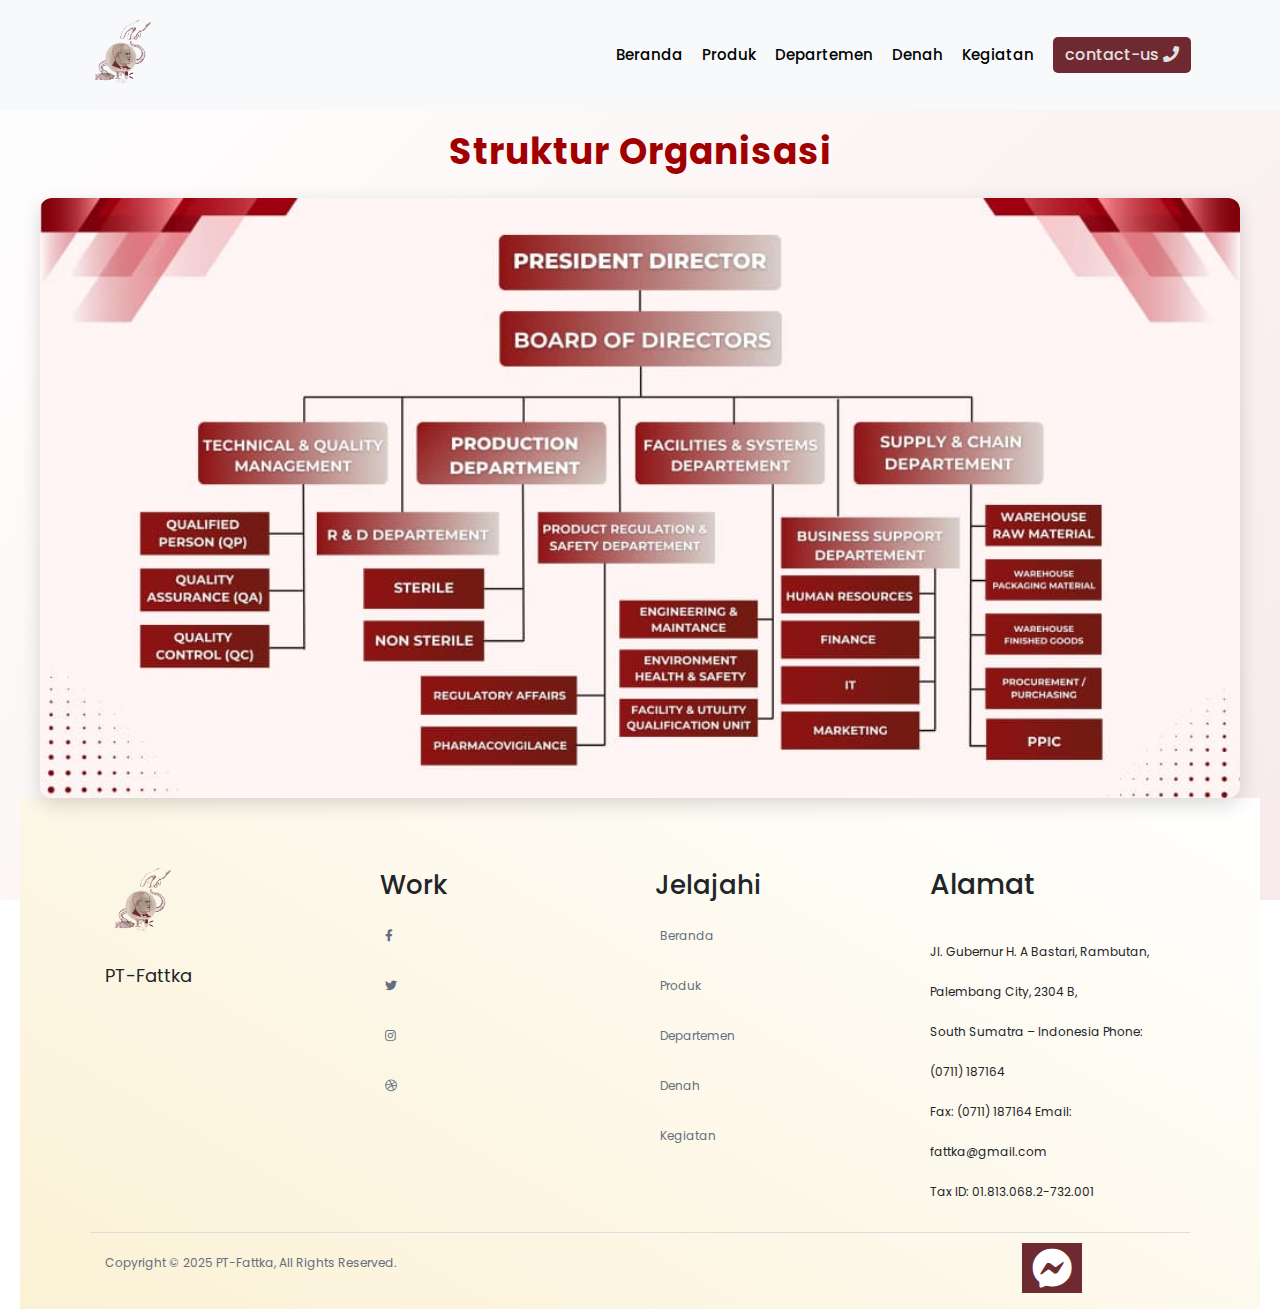
<file: departrmrn.html>
<!DOCTYPE html>
<html lang="en">

<head>
    <meta charset="UTF-8">
    <meta name="viewport" content="width=device-width, initial-scale=1.0">
    <title>Departemen</title>
    <!-- Adding Stylesheets -->
    <link rel="stylesheet" href="https://cdnjs.cloudflare.com/ajax/libs/font-awesome/5.7.1/css/all.min.css">
    <link rel="stylesheet" href="https://maxcdn.bootstrapcdn.com/bootstrap/4.0.0/css/bootstrap.min.css"
        integrity="sha384-Gn5384xqQ1aoWXA+058RXPxPg6fy4IWvTNh0E263XmFcJlSAwiGgFAW/dAiS6JXm" crossorigin="anonymous">
    <link rel="stylesheet" href="./asset/css/style.css">
    <link rel="stylesheet" href="./asset/css/responsive.css">
</head>
<body>
	<!-- Header Start  -->
    <section class="header ">
        <!-- Header Navigation Start  -->
        <div class="container header-nav">
            <div class="row">
                <div class="col-md-12">
                    <nav class="navbar navbar-expand-lg navbar-light bg-light main-menu fixed-top ">
                        <div class="container">
                            <a href="#" class="navbar-brand">
                                <img src="./asset/image/Logo.png" alt=" LeadsbeeLogo">
                            </a>
                            <button class="navbar-toggler" data-toggle="collapse" data-target="#beeToggler">
                                <span><i class="fa fa-bars"></i></span>
                            </button>
                            <div class="collapse navbar-collapse" id="beeToggler">
                                <ul class="navbar-nav ml-auto ">
                                    <li><a href="index.html">Beranda</a></li>
                                    &nbsp;
                                    <li><a href="./produk.html">Produk</a></li>
                                    &nbsp;
                                    <li><a href="./departrmrn.html">Departemen</a></li>
                                    &nbsp;
                                    <li><a href="./denah.html">Denah</a></li>
                                    &nbsp;
                                    <li><a href="./kegiatan.html">Kegiatan </a></li>
                                    &nbsp;
                                                                        <li>
    <a href="https://wa.me/6284576258164" target="_blank">
        <button class="nav-button phone-blink">
            contact-us <i class="fas fa-phone"></i>
        </button>
    </a>
</li>
                                    &nbsp;
                                </ul>
                            </div>
                        </div>
                    </nav>
                </div>
            </div>
        </div>

        <!-- Header Navigation End  -->

        <!-- Header Banner Start  -->
        


    </section>

<style>
        body {
            margin: 0;
            font-family: "Poppins", sans-serif;
            background: linear-gradient(135deg, #ffffff, #f8eaea);
            overflow-x: hidden;
            padding: 40px 20px;
        }

        /* Container */
        .org-wrapper {
            max-width: 1300px;
            margin: auto;
            text-align: center;
        }

        /* Title */
        .org-title {
            font-size: 36px;
            font-weight: 700;
            margin-bottom: 25px;
            color: #a00000;
            letter-spacing: 1px;
            animation: fadeInDown 1s ease-out;
        }

        /* Image */
        .org-img {
            width: 100%;
            height: auto;
            border-radius: 12px;
            box-shadow: 0px 6px 20px rgba(0,0,0,0.15);
            animation: fadeZoom 1.3s ease-out;
            transition: 0.4s;
            cursor: zoom-in;
        }

        /* Hover animasi */
        .org-img:hover {
            transform: scale(1.02);
            box-shadow: 0px 10px 26px rgba(0,0,0,0.25);
        }

        /* Animations */
        @keyframes fadeZoom {
            0% { opacity: 0; transform: scale(0.95); }
            100% { opacity: 1; transform: scale(1); }
        }

        @keyframes fadeInDown {
            0% { opacity: 0; transform: translateY(-20px); }
            100% { opacity: 1; transform: translateY(0); }
        }

.org-wrapper {
    max-width: 1300px;
    margin: auto;
    text-align: center;
    padding-left: 20px;   /* Jarak kiri */
    padding-right: 20px;  /* Jarak kanan */
}


        /* Zoom Modal (fullscreen zoom effect) */
        .zoom-modal {
            position: fixed;
            top: 0; left: 0;
            width: 100%;
            height: 100%;
            background: rgba(0,0,0,0.8);
            display: none;
            justify-content: center;
            align-items: center;
            z-index: 2000;
        }

        .zoom-modal img {
            width: 90%;
            max-width: 1500px;
            border-radius: 12px;
            animation: fadeZoom 0.5s ease-out;
        }

        .zoom-modal:active {
            display: none;
        }
    </style>
</head>

<body>

    <div class="org-wrapper">
        <h1 class="org-title">Struktur Organisasi</h1>

        <!-- Gambar Struktur Organisasi -->
        <img src="./asset/img/departemen.jpg" alt="Struktur Organisasi" class="org-img" onclick="openZoom()">

        <!-- Modal Zoom -->
        <div class="zoom-modal" id="zoomBox" onclick="closeZoom()">
            <img src="./asset/img/departemen.jpg " alt="Zoom">
        </div>
    </div>

<!-- Footer Start  -->

     <section class="footer section-padding">
        <div class="container">
            <div class="row">
                <div class="col-md-3">
                    <div class="footer-widget-1">
                        <img src="./asset/image/Logo.png" alt="">
                        <p>
                            PT-Fattka
                        </p>
                    </div>
                </div>
                <div class="col-md-3">
                    <div class="footer-widget-2">
                        <h3>Work</h3>
                        <ul>
                            <li><a href="#"><i class="fab fa-facebook-f"></i></a></li>
                            <li><a href="#"><i class="fab fa-twitter"></i></a></li>
                            <li><a href="#"><i class="fab fa-instagram"></i></a></li>
                            <li><a href="#"><i class="fab fa-dribbble"></i></a></li>
                        </ul>
                    </div>
                </div>
                <div class="col-md-3">
                    <div class="footer-widget-3">
                        <h3>Jelajahi</h3>
                        <ul>
                            <li><a href="/index.html">Beranda</a></li>
                            <li><a href="/produk.html">Produk</a></li>
                            <li><a href="/departrmrn.html">Departemen</a></li>
                            <li><a href="/denah.html">Denah</a></li>
                            <li><a href="/">Kegiatan</a></li>
                        </ul>
                    </div>
                </div>
                <div class="col-md-3">
                    <div class="footer-widget-4">
                        <h3>Alamat</h3>
                        <p>
                            Jl. Gubernur H. A Bastari, Rambutan, Palembang City, 2304 B,<br>  South Sumatra – Indonesia Phone: (0711) 187164 <br>  Fax: (0711) 187164 Email: fattka@gmail.com <br>  Tax ID: 01.813.068.2-732.001 
                        </p>
                        <!-- <ul>
                            <li><a href="#"><i class="fab fa-facebook-f"></i></a></li>
                            <li><a href="#"><i class="fab fa-twitter"></i></a></li>
                            <li><a href="#"><i class="fab fa-instagram"></i></a></li>
                            <li><a href="#"><i class="fab fa-dribbble"></i></a></li>
                        </ul> -->
                    </div>
                </div>
            </div>
			
			<div class="row" style="border-top: 1px solid #ddd; padding-top: 10px;">
                <div class="col-md-10">
                    <div class="copyright-text">
                        <p>
                            Copyright © 2025 PT-Fattka, All Rights Reserved.
                        </p>
                    </div>
                </div>
                <div class="col-md-2">
                    <div class="messenger">
                        <i class="fab fa-facebook-messenger"></i>
                    </div>
                </div>
            </div>
        </div>
    </section>

    <script>
        function openZoom() {
            document.getElementById("zoomBox").style.display = "flex";
        }

        function closeZoom() {
            document.getElementById("zoomBox").style.display = "none";
        }
    </script>

       
    <!--Adding Scripts-->
    <script src="https://code.jquery.com/jquery-3.5.1.min.js" integrity="sha256-9/aliU8dGd2tb6OSsuzixeV4y/faTqgFtohetphbbj0=" crossorigin="anonymous"></script>
    <script src="https://cdnjs.cloudflare.com/ajax/libs/popper.js/1.12.9/umd/popper.min.js"
        integrity="sha384-ApNbgh9B+Y1QKtv3Rn7W3mgPxhU9K/ScQsAP7hUibX39j7fakFPskvXusvfa0b4Q"
        crossorigin="anonymous"></script>
    <script src="https://maxcdn.bootstrapcdn.com/bootstrap/4.0.0/js/bootstrap.min.js"
        integrity="sha384-JZR6Spejh4U02d8jOt6vLEHfe/JQGiRRSQQxSfFWpi1MquVdAyjUar5+76PVCmYl"
        crossorigin="anonymous"></script>
        <script src="./asset/js/mixitup.min.js"></script>
    <script src="./asset/js/main.js"></script>
</body>

</html>
</file>
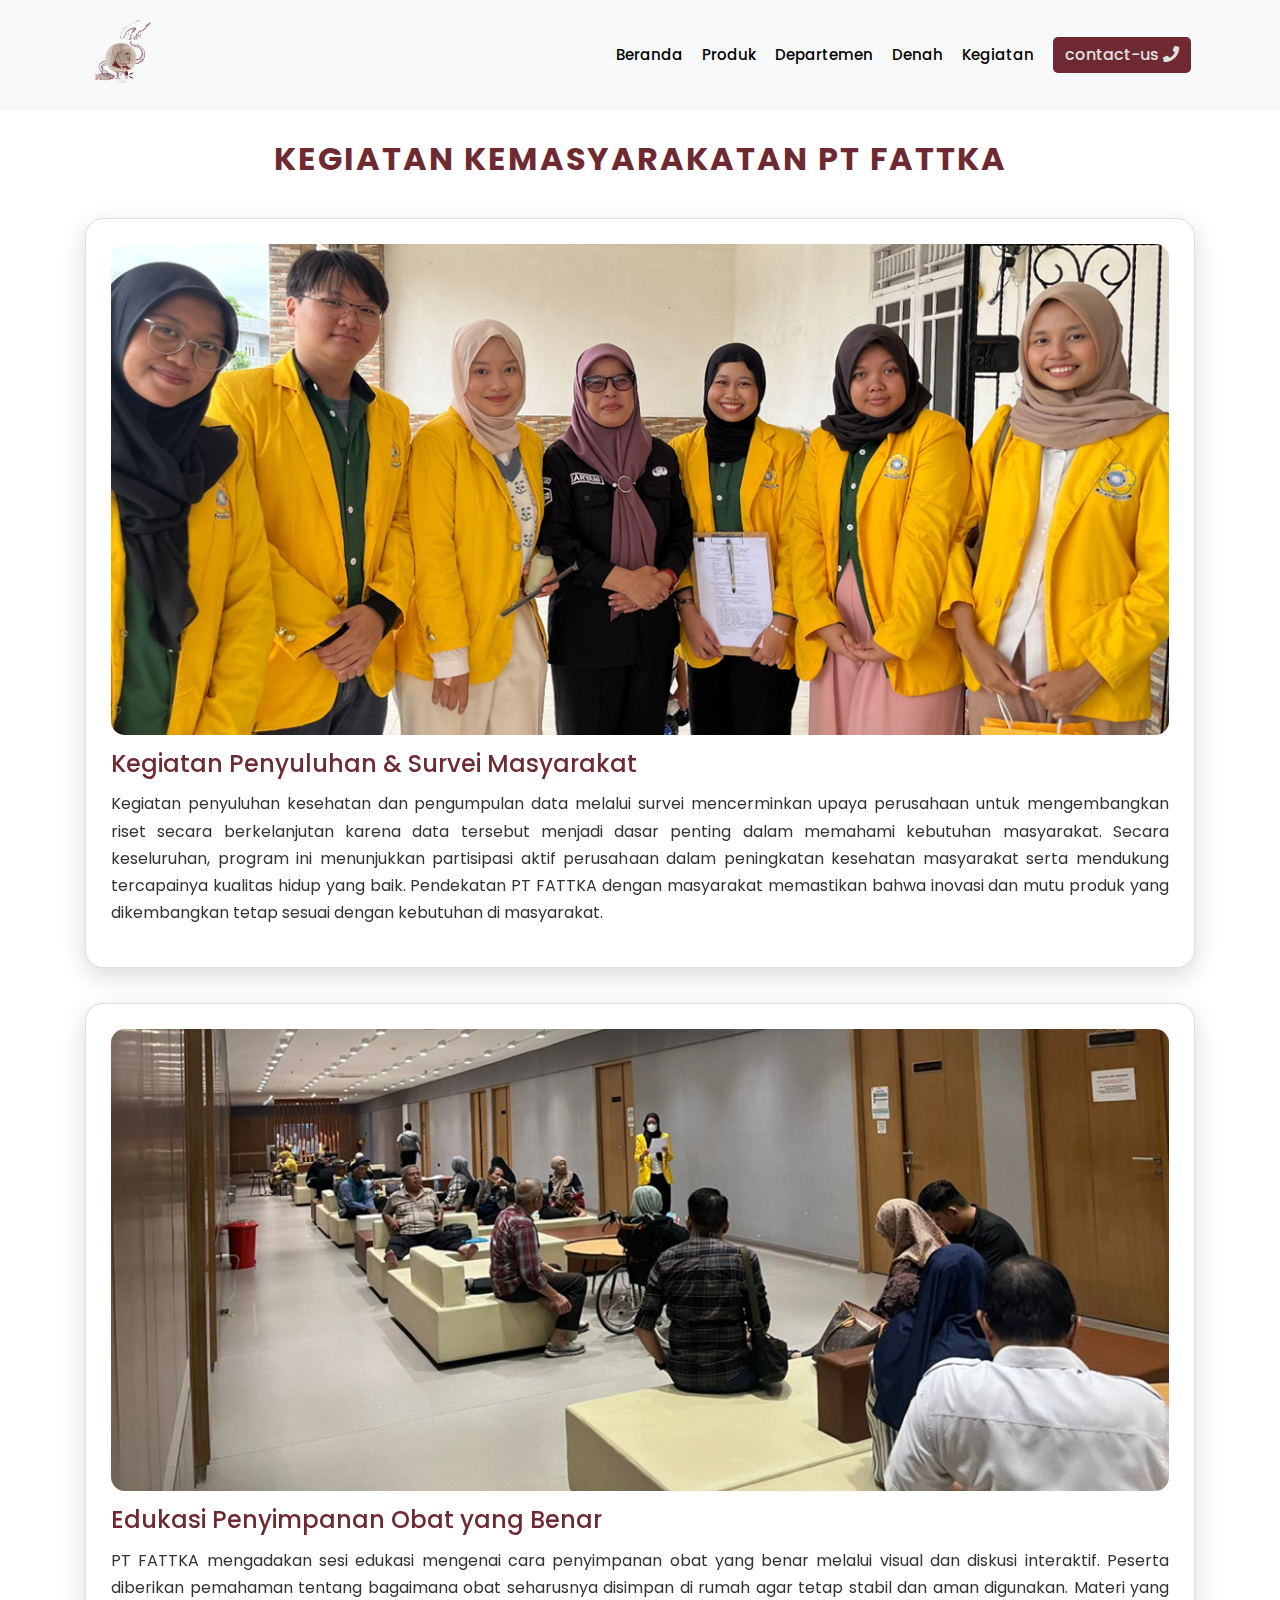
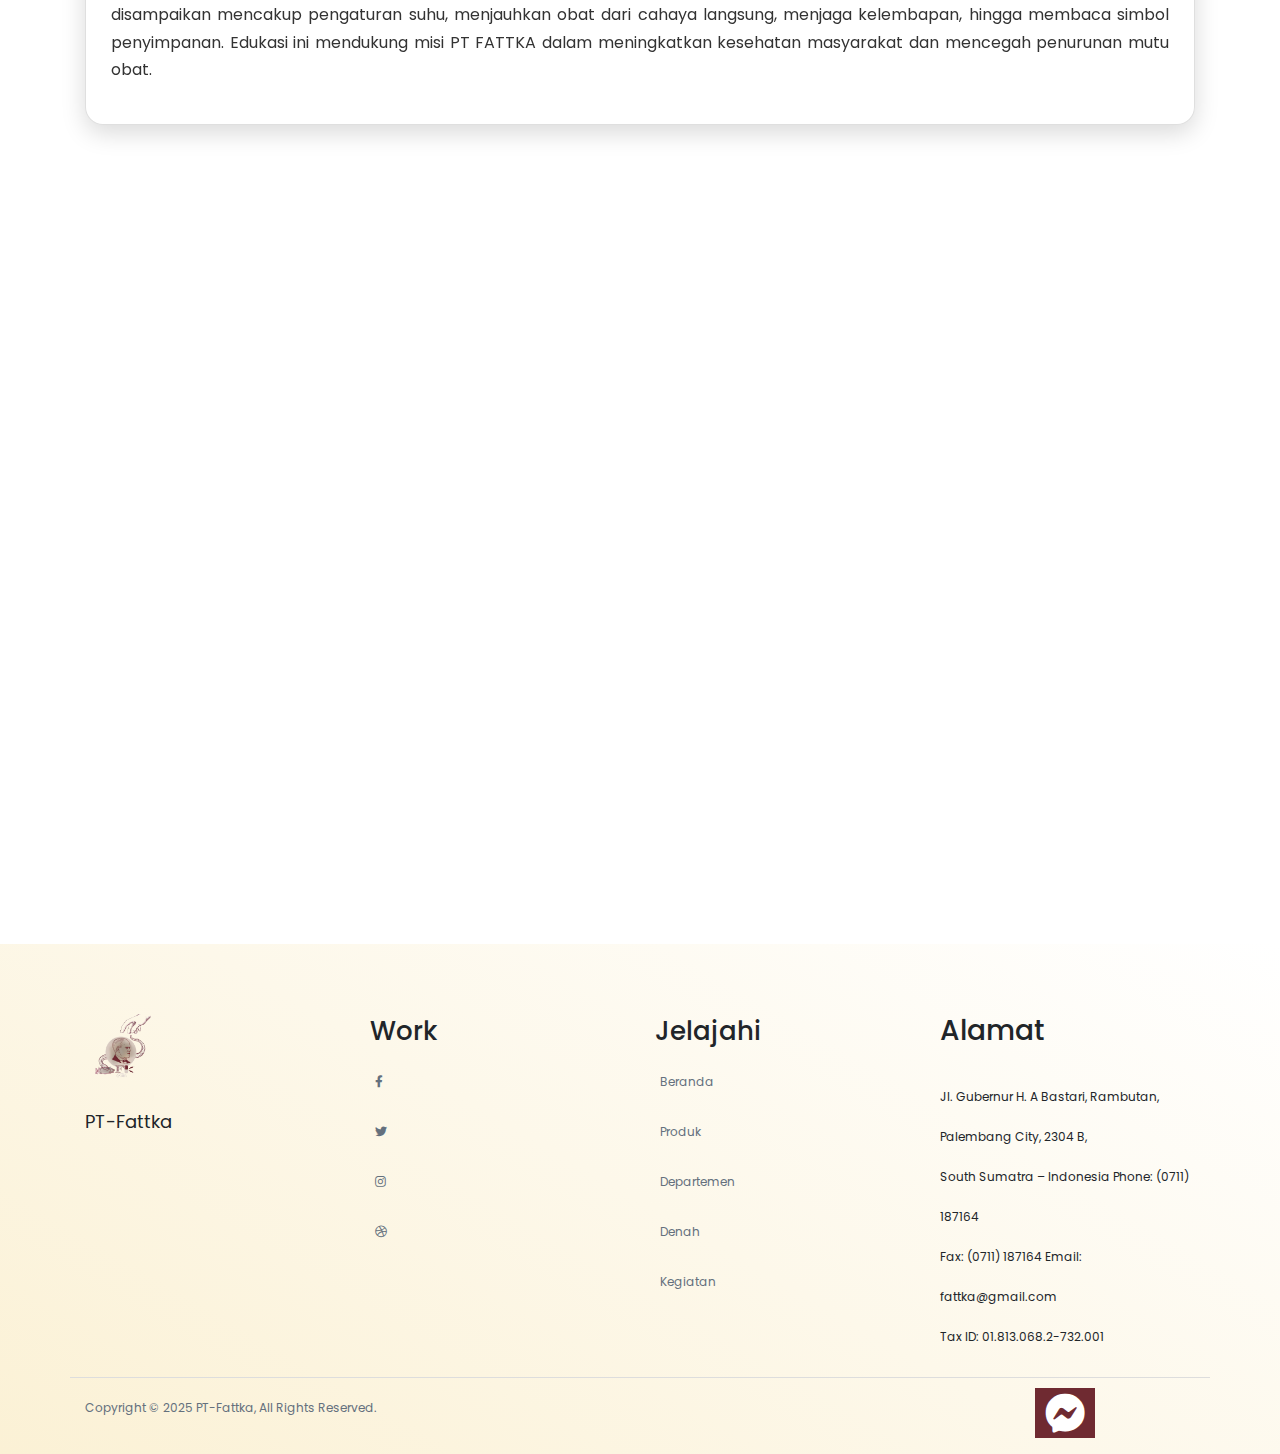
<file: kegiatan.html>
<!DOCTYPE html>
<html lang="id">
<head>
    <meta charset="UTF-8">
    <meta name="viewport" content="width=device-width, initial-scale=1.0">
    

    <!-- Adding Stylesheets -->
    <link rel="stylesheet" href="https://cdnjs.cloudflare.com/ajax/libs/font-awesome/5.7.1/css/all.min.css">
    <link rel="stylesheet" href="https://maxcdn.bootstrapcdn.com/bootstrap/4.0.0/css/bootstrap.min.css"
        integrity="sha384-Gn5384xqQ1aoWXA+058RXPxPg6fy4IWvTNh0E263XmFcJlSAwiGgFAW/dAiS6JXm" crossorigin="anonymous">
    <link rel="stylesheet" href="./asset/css/style.css">
    <link rel="stylesheet" href="./asset/css/responsive.css">

<meta charset="UTF-8" />
<meta name="viewport" content="width=device-width, initial-scale=1.0" />
<title>Kegiatan Kemasyarakatan PT FATTKA</title>

<style>
  
    

    h1.title {
        text-align: center;
        font-size: 32px;
        margin-bottom: 40px;
        color: #6F2A31;
        font-weight: 700;
        text-transform: uppercase;
        letter-spacing: 2px;
    }

    .card {
        background: rgba(255, 255, 255, 0.35);
        padding: 25px;
        border-radius: 18px;
        box-shadow: 0 8px 25px rgba(0, 0, 0, 0.15);
        backdrop-filter: blur(10px);
        -webkit-backdrop-filter: blur(10px);
        margin-bottom: 35px;
        transition: 0.3s ease;
        opacity: 0;
        transform: translateY(30px);
    }

    .card.show {
        opacity: 1;
        transform: translateY(0);
    }

    .card:hover {
        transform: translateY(-8px);
        box-shadow: 0 14px 30px rgba(0, 0, 0, 0.25);
    }

    .card img {
        width: 100%;
        border-radius: 14px;
        margin-bottom: 15px;
    }

    .card h2 {
        margin: 0 0 12px;
        color: #6F2A31;
        font-size: 24px;
    }

    .card p {
        line-height: 1.7;
        font-size: 16px;
        color: #333;
        text-align: justify;
    }

    @media (max-width: 768px) {
        h1.title { font-size: 26px; }
        .card h2 { font-size: 20px; }
        .card p { font-size: 15px; }
    }
</style>
</head>
<body>

<section class="header contact-header">
        <div class="container header-nav">
            <div class="row">
                <div class="col-md-12">
                    <nav class="navbar navbar-expand-lg navbar-light bg-light main-menu fixed-top">
                        <div class="container">
                            <a href="#" class="navbar-brand">
                                <img src="./asset/image/Logo.png" alt="LeadsbeeLogo">
                            </a>
                            <button class="navbar-toggler" data-toggle="collapse" data-target="#beeToggler">
                                <span class="navbar-toggler-icon"><i "></i></span>
                            </button>
                            <div class="collapse navbar-collapse" id="beeToggler">
                                <ul class="navbar-nav ml-auto ">
                                    <li><a href="index.html">Beranda</a></li>
                                    &nbsp;
                                    <li><a href="./produk.html">Produk</a></li>
                                    &nbsp;
                                    <li><a href="./departrmrn.html">Departemen</a></li>
                                    &nbsp;
                                    <li><a href="./denah.html">Denah</a></li>
                                    &nbsp;
                                    <li><a href="./kegiatan.html">Kegiatan </a></li>
                                    &nbsp;
                                                                        <li>
    <a href="https://wa.me/6284576258164" target="_blank">
        <button class="nav-button phone-blink">
            contact-us <i class="fas fa-phone"></i>
        </button>
    </a>
</li>
                                    &nbsp;
                                </ul>
                            </div>
                        </div>
                    </nav>
                </div>
            </div>
        </div>

        
    </section>

<div class="container">
    <h1 class="title">Kegiatan Kemasyarakatan PT FATTKA</h1>

    <!-- CARD 1 -->
    <div class="card">
        <img src="/asset/img/kegiatan1.png" alt="Kegiatan Penyuluhan" loading="lazy">
        <h2>Kegiatan Penyuluhan & Survei Masyarakat</h2>
        <p>
            Kegiatan penyuluhan kesehatan dan pengumpulan data melalui survei mencerminkan upaya 
            perusahaan untuk mengembangkan riset secara berkelanjutan karena data tersebut menjadi 
            dasar penting dalam memahami kebutuhan masyarakat. Secara keseluruhan, program ini 
            menunjukkan partisipasi aktif perusahaan dalam peningkatan kesehatan masyarakat serta 
            mendukung tercapainya kualitas hidup yang baik. Pendekatan PT FATTKA dengan masyarakat 
            memastikan bahwa inovasi dan mutu produk yang dikembangkan tetap sesuai dengan kebutuhan 
            di masyarakat.
        </p>
    </div>

    <!-- CARD 2 -->
    <div class="card">
        <img src="/asset/img/kegiatan2.png" alt="Edukasi Penyimpanan Obat" loading="lazy">
        <h2>Edukasi Penyimpanan Obat yang Benar</h2>
        <p>
            PT FATTKA mengadakan sesi edukasi mengenai cara penyimpanan obat yang benar melalui 
            visual dan diskusi interaktif. Peserta diberikan pemahaman tentang bagaimana obat 
            seharusnya disimpan di rumah agar tetap stabil dan aman digunakan. Materi yang disampaikan 
            mencakup pengaturan suhu, menjauhkan obat dari cahaya langsung, menjaga kelembapan, 
            hingga membaca simbol penyimpanan. Edukasi ini mendukung misi PT FATTKA dalam meningkatkan 
            kesehatan masyarakat dan mencegah penurunan mutu obat.
        </p>
    </div>

    <!-- CARD 3 -->
    <div class="card">
        <img src="/asset/img/kegiatan3.png" alt="Penanaman Pohon FATTKA" loading="lazy">
        <h2>Program Penanaman Pohon</h2>
        <p>
            Kegiatan penanaman pohon di sekitar kawasan industri farmasi PT FATTKA menjadi bentuk nyata 
            komitmen perusahaan dalam menjaga kualitas lingkungan dan menciptakan ruang hidup yang lebih 
            bersih bagi masyarakat sekitar. Program ini membantu memperindah area pabrik, mengurangi debu, 
            meningkatkan kualitas udara, serta menjaga keseimbangan ekosistem lingkungan sekitar.
        </p>
    </div>

</div>

<section class="footer section-padding">
        <div class="container">
            <div class="row">
                <div class="col-md-3">
                    <div class="footer-widget-1">
                        <img src="./asset/image/Logo.png" alt="">
                        <p>
                            PT-Fattka
                        </p>
                    </div>
                </div>
                <div class="col-md-3">
                    <div class="footer-widget-2">
                        <h3>Work</h3>
                        <ul>
                            <li><a href="#"><i class="fab fa-facebook-f"></i></a></li>
                            <li><a href="#"><i class="fab fa-twitter"></i></a></li>
                            <li><a href="#"><i class="fab fa-instagram"></i></a></li>
                            <li><a href="#"><i class="fab fa-dribbble"></i></a></li>
                        </ul>
                    </div>
                </div>
                <div class="col-md-3">
                    <div class="footer-widget-3">
                        <h3>Jelajahi</h3>
                        <ul>
                            <li><a href="/index.html">Beranda</a></li>
                            <li><a href="/produk.html">Produk</a></li>
                            <li><a href="/departrmrn.html">Departemen</a></li>
                            <li><a href="/denah.html">Denah</a></li>
                            <li><a href="/">Kegiatan</a></li>
                        </ul>
                    </div>
                </div>
                <div class="col-md-3">
                    <div class="footer-widget-4">
                        <h3>Alamat</h3>
                        <p>
                            Jl. Gubernur H. A Bastari, Rambutan, Palembang City, 2304 B,<br>  South Sumatra – Indonesia Phone: (0711) 187164 <br>  Fax: (0711) 187164 Email: fattka@gmail.com <br>  Tax ID: 01.813.068.2-732.001 
                        </p>
                        <!-- <ul>
                            <li><a href="#"><i class="fab fa-facebook-f"></i></a></li>
                            <li><a href="#"><i class="fab fa-twitter"></i></a></li>
                            <li><a href="#"><i class="fab fa-instagram"></i></a></li>
                            <li><a href="#"><i class="fab fa-dribbble"></i></a></li>
                        </ul> -->
                    </div>
                </div>
            </div>
			
			<div class="row" style="border-top: 1px solid #ddd; padding-top: 10px;">
                <div class="col-md-10">
                    <div class="copyright-text">
                        <p>
                            Copyright © 2025 PT-Fattka, All Rights Reserved.
                        </p>
                    </div>
                </div>
                <div class="col-md-2">
                    <div class="messenger">
                        <i class="fab fa-facebook-messenger"></i>
                    </div>
                </div>
            </div>
        </div>
    </section>

<script>
    // Fade-in scroll animation
    const cards = document.querySelectorAll('.card');

    const showCards = () => {
        cards.forEach(card => {
            const rect = card.getBoundingClientRect();
            if (rect.top < window.innerHeight - 100) {
                card.classList.add('show');
            }
        });
    };

    window.addEventListener('scroll', showCards);
    window.addEventListener('load', showCards);
</script>

</body>
</html>
</file>
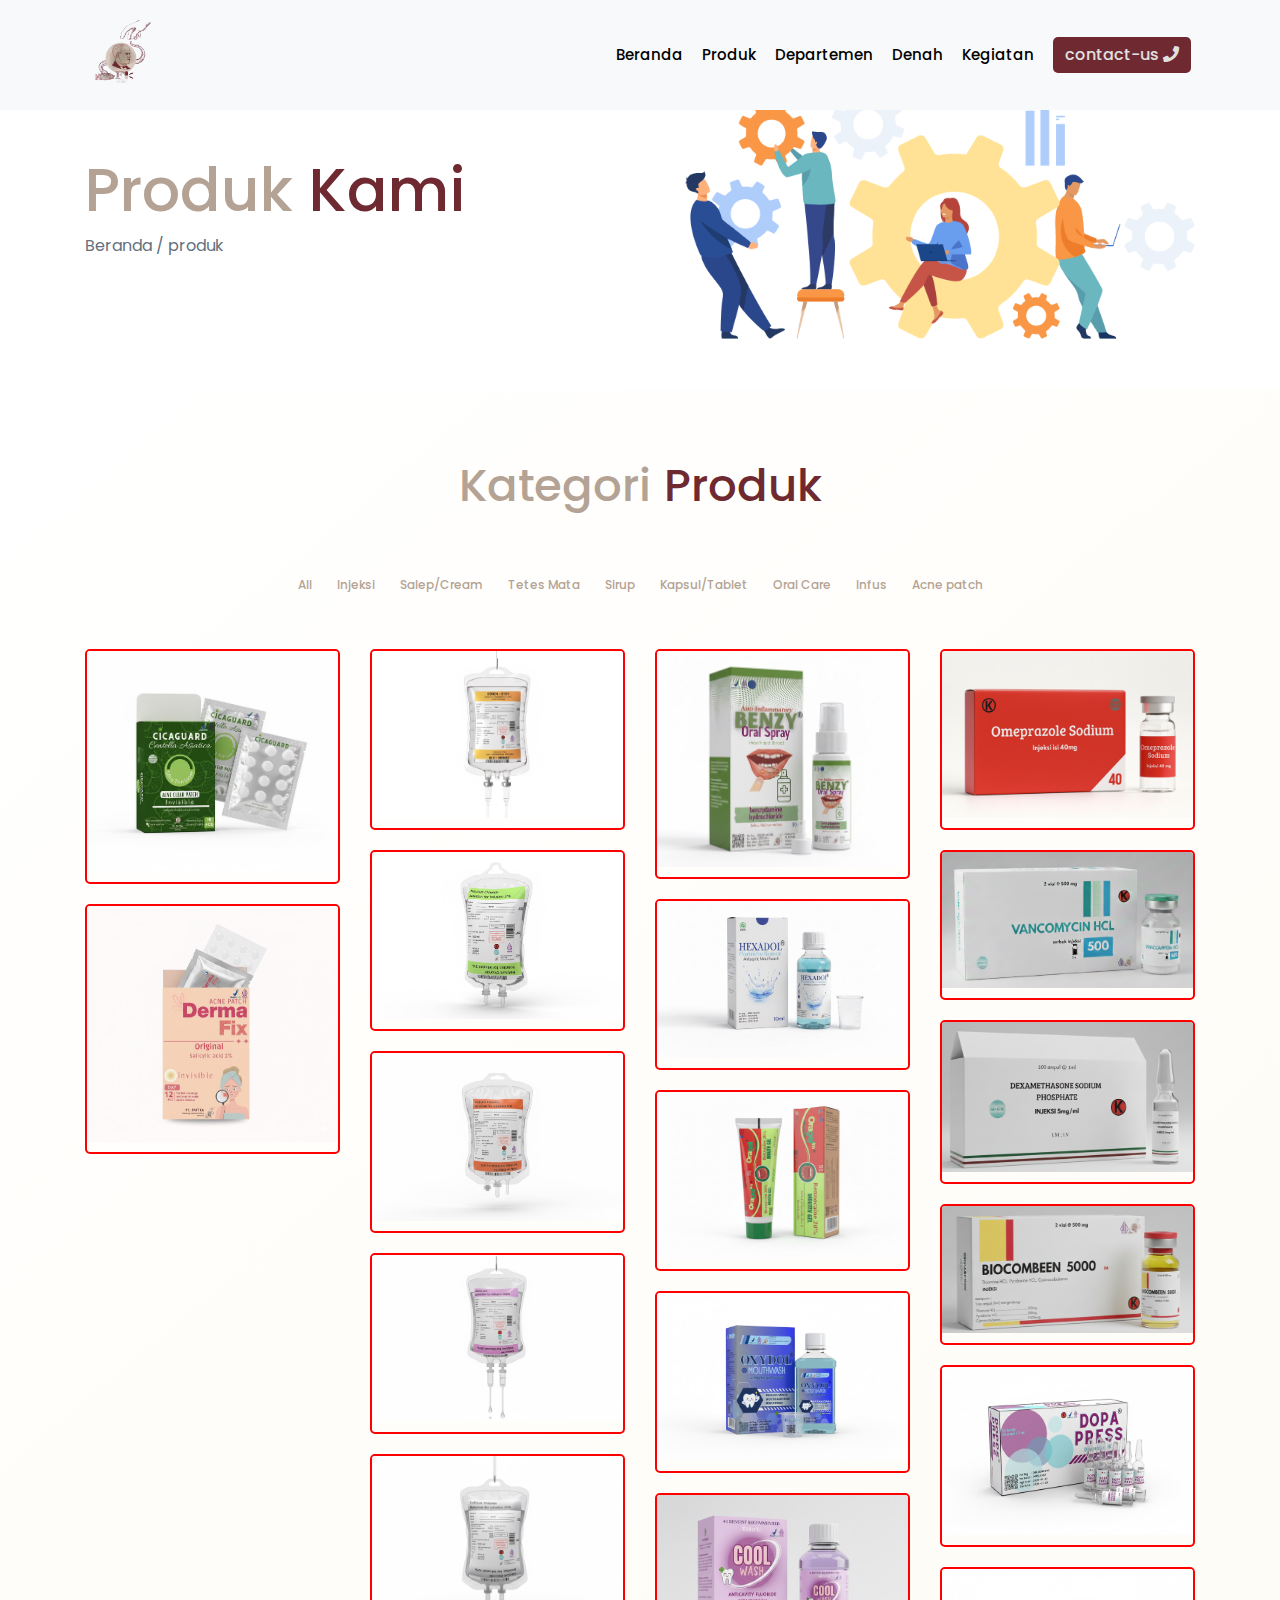
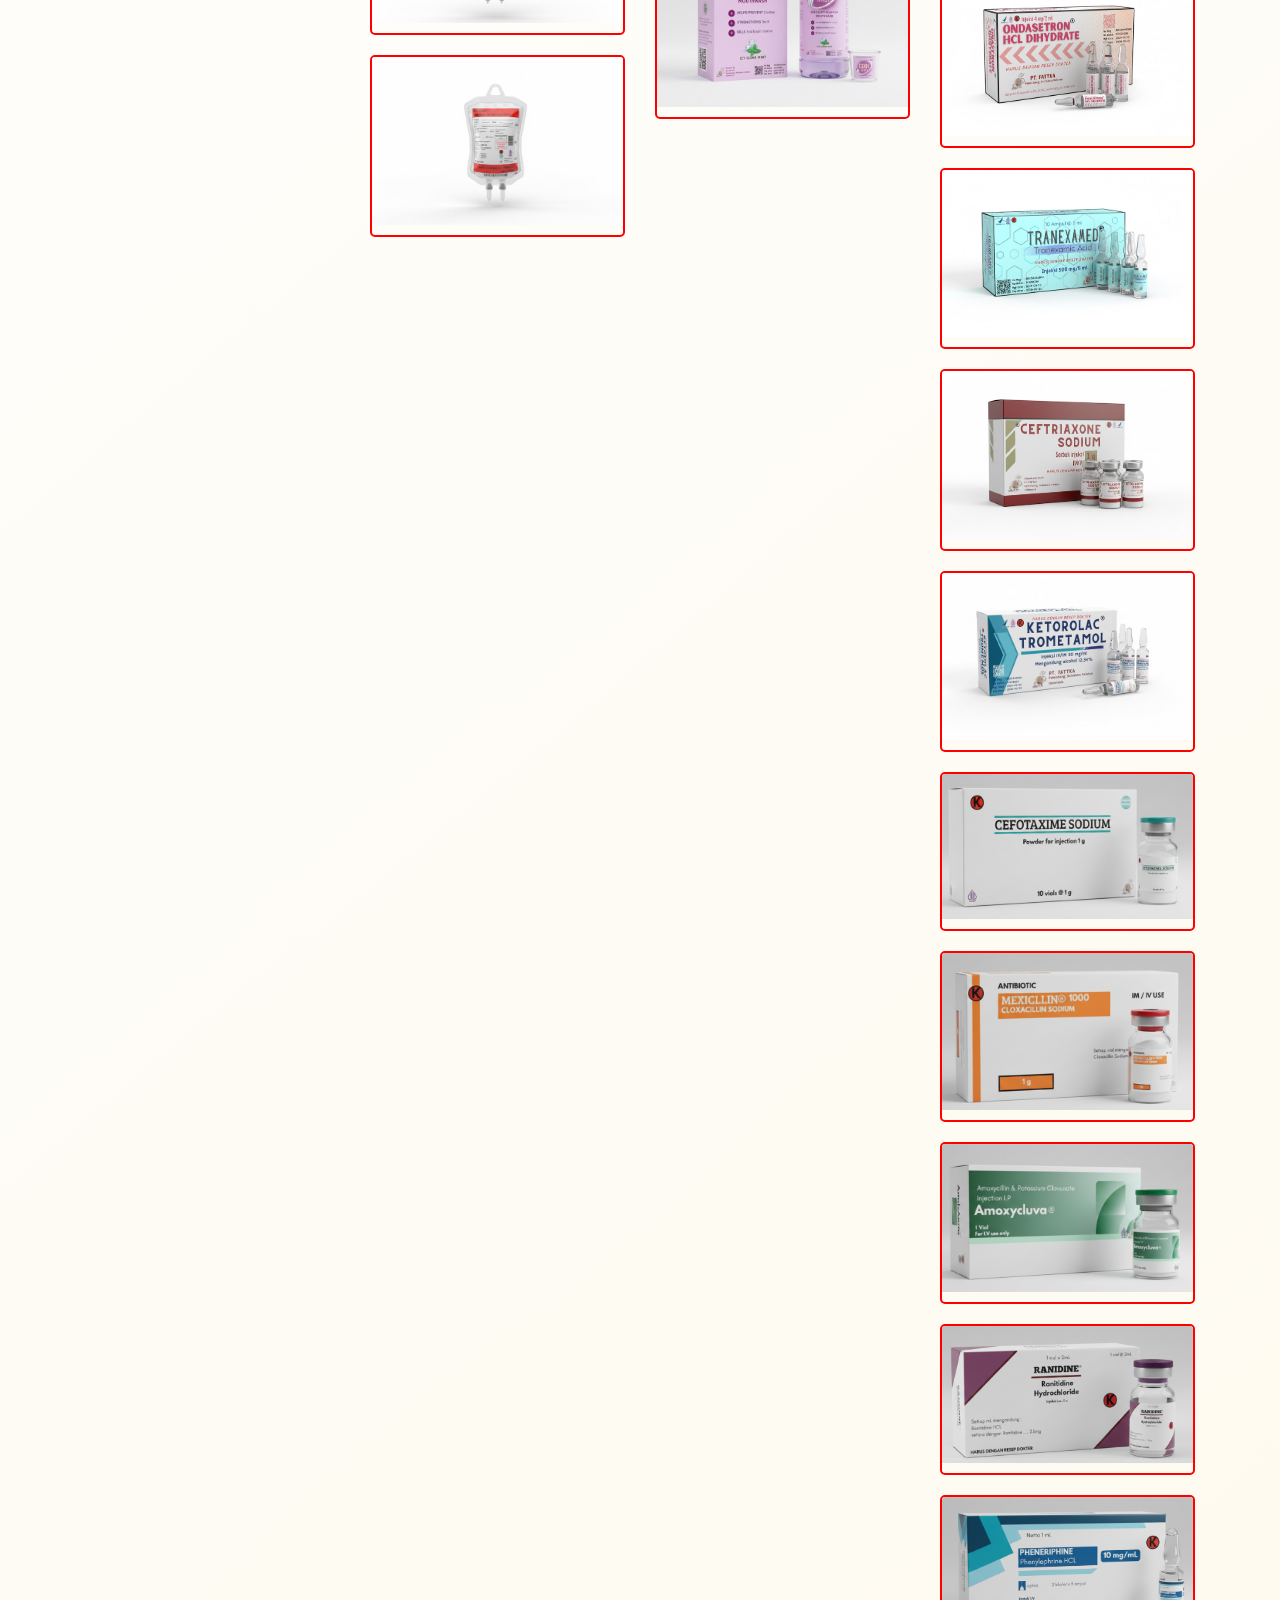
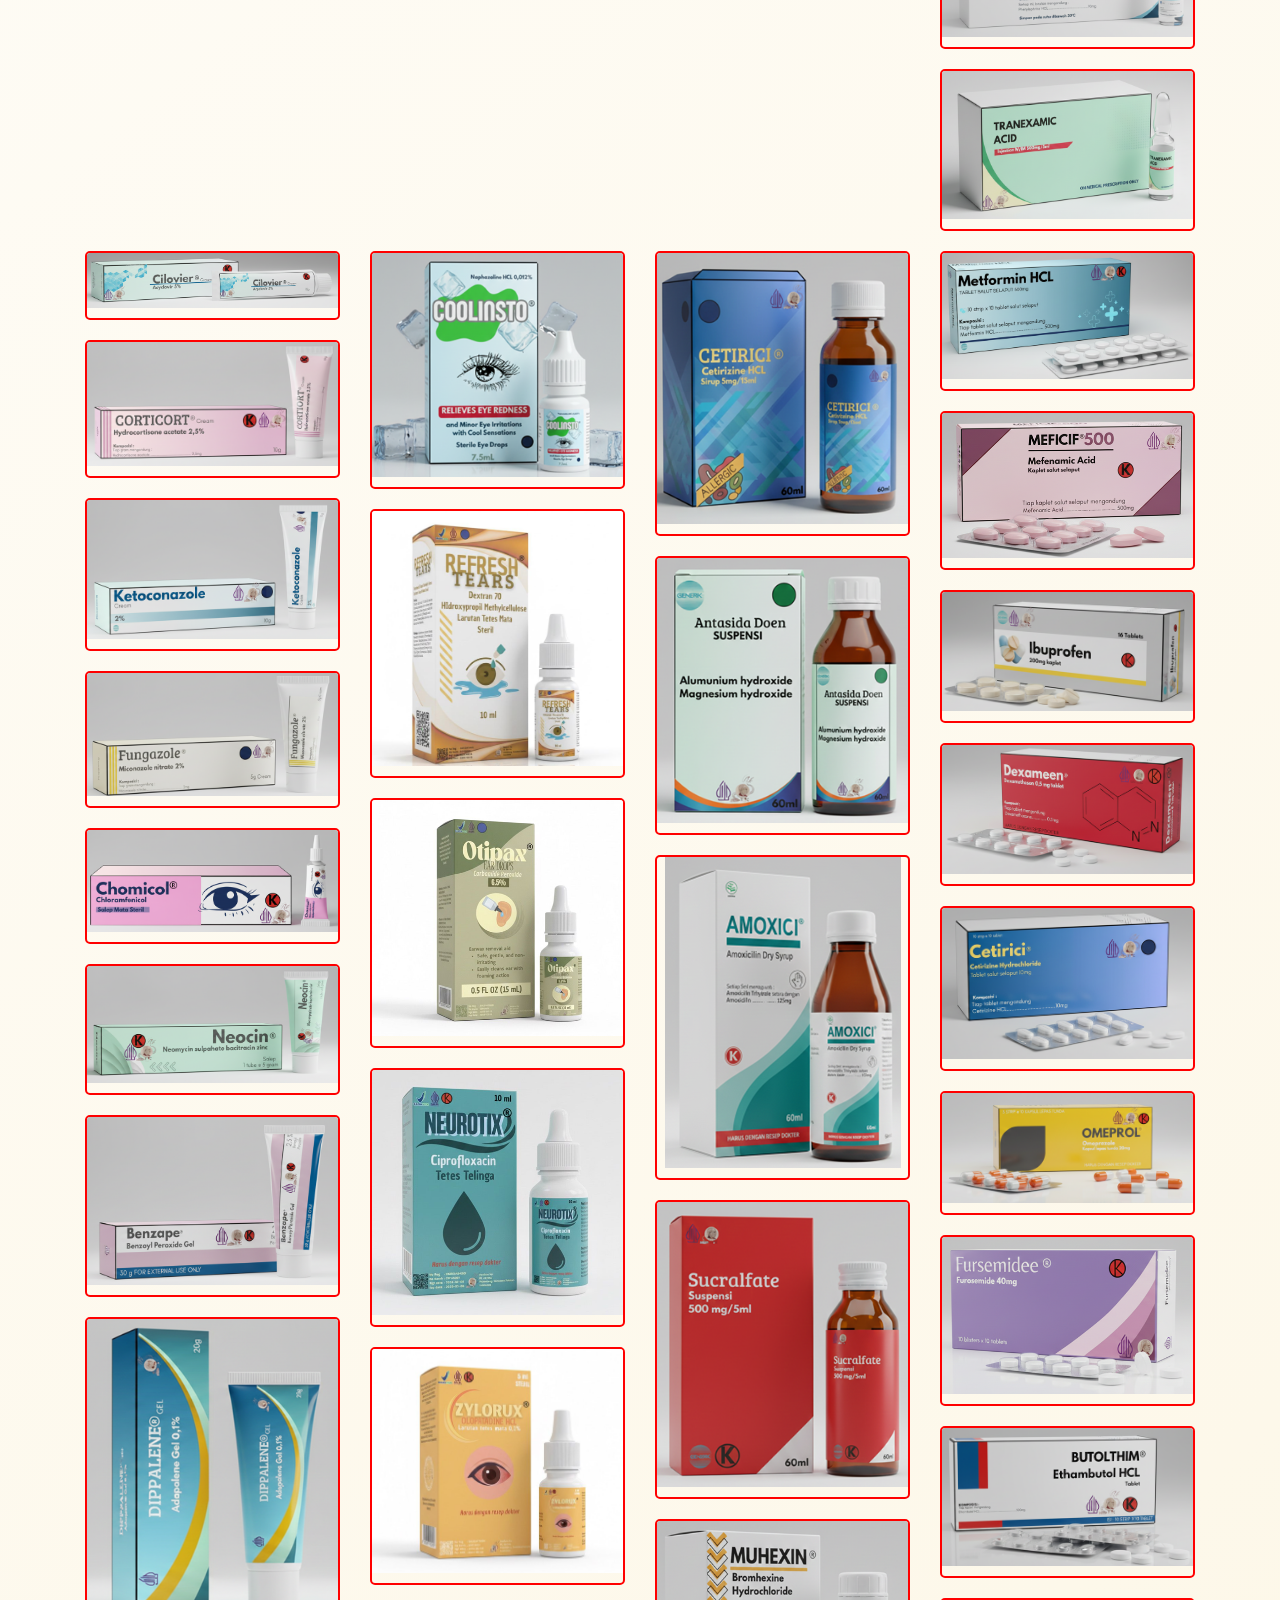
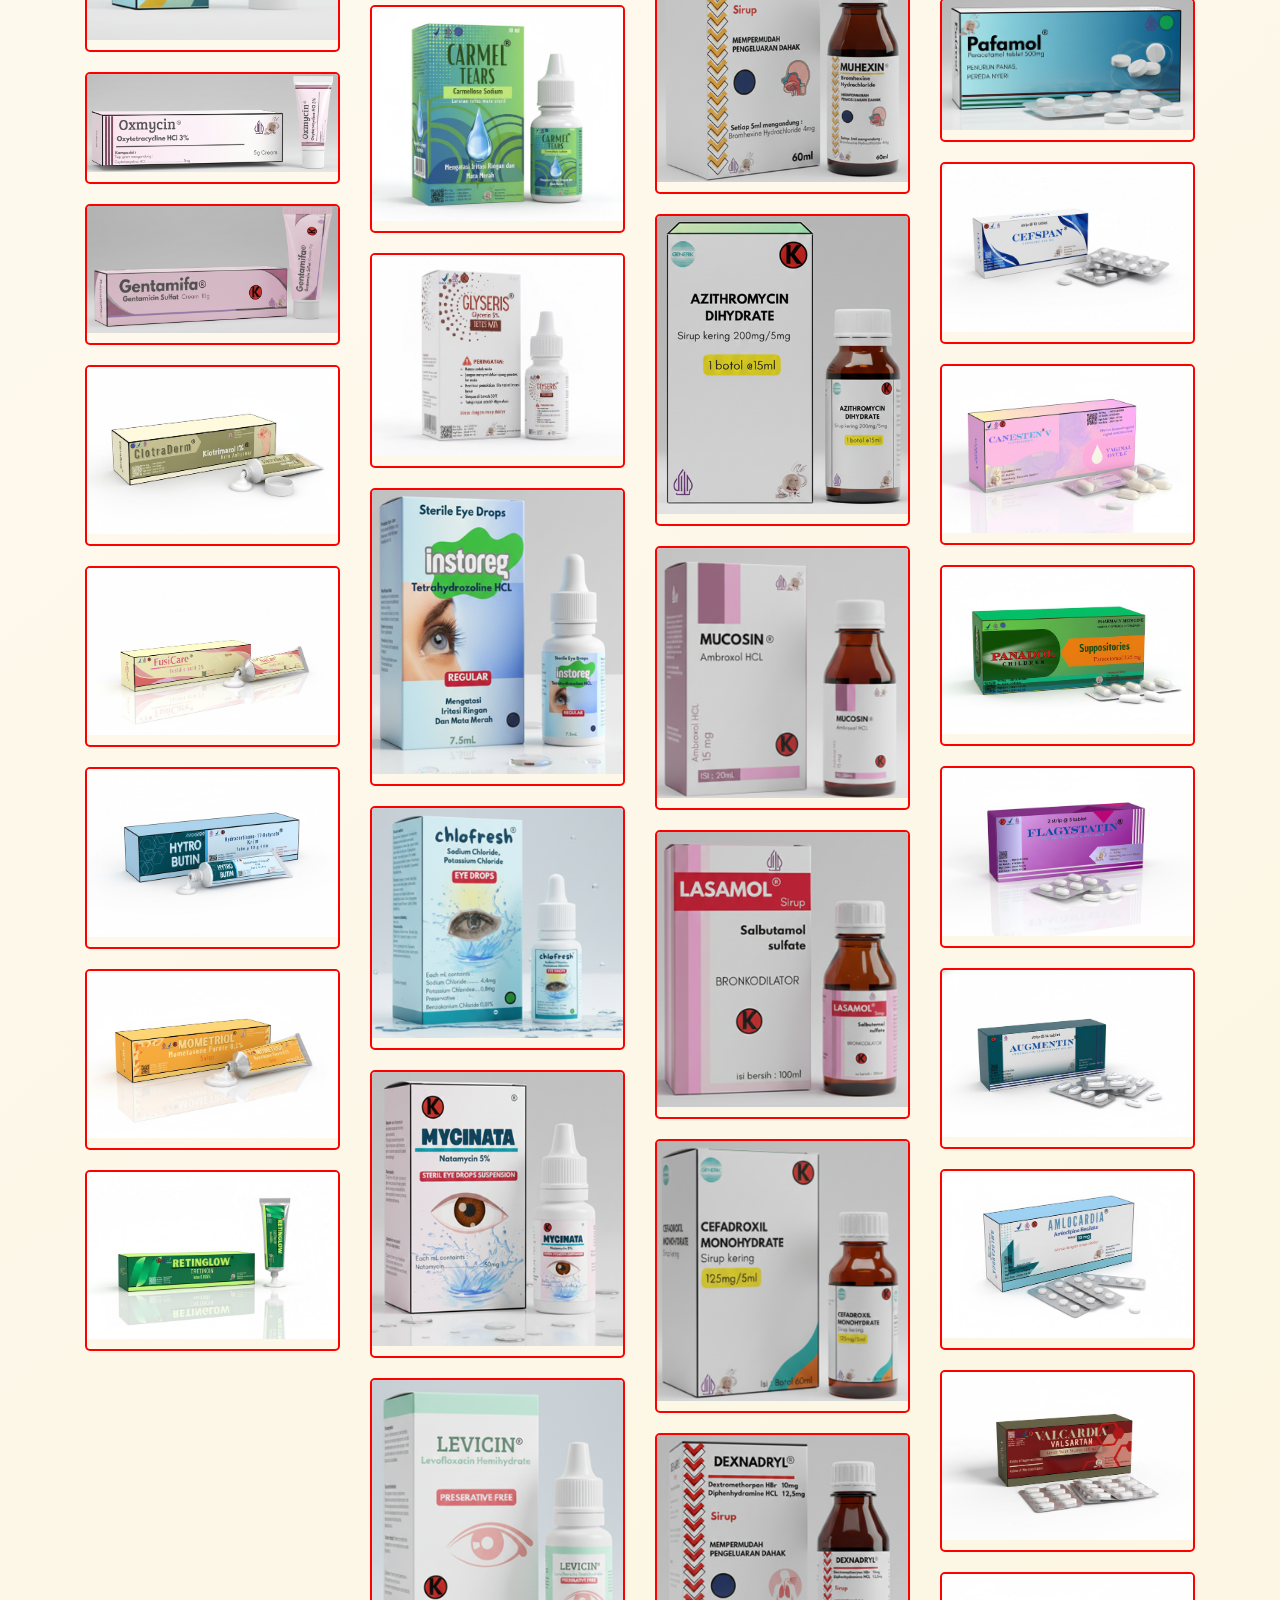
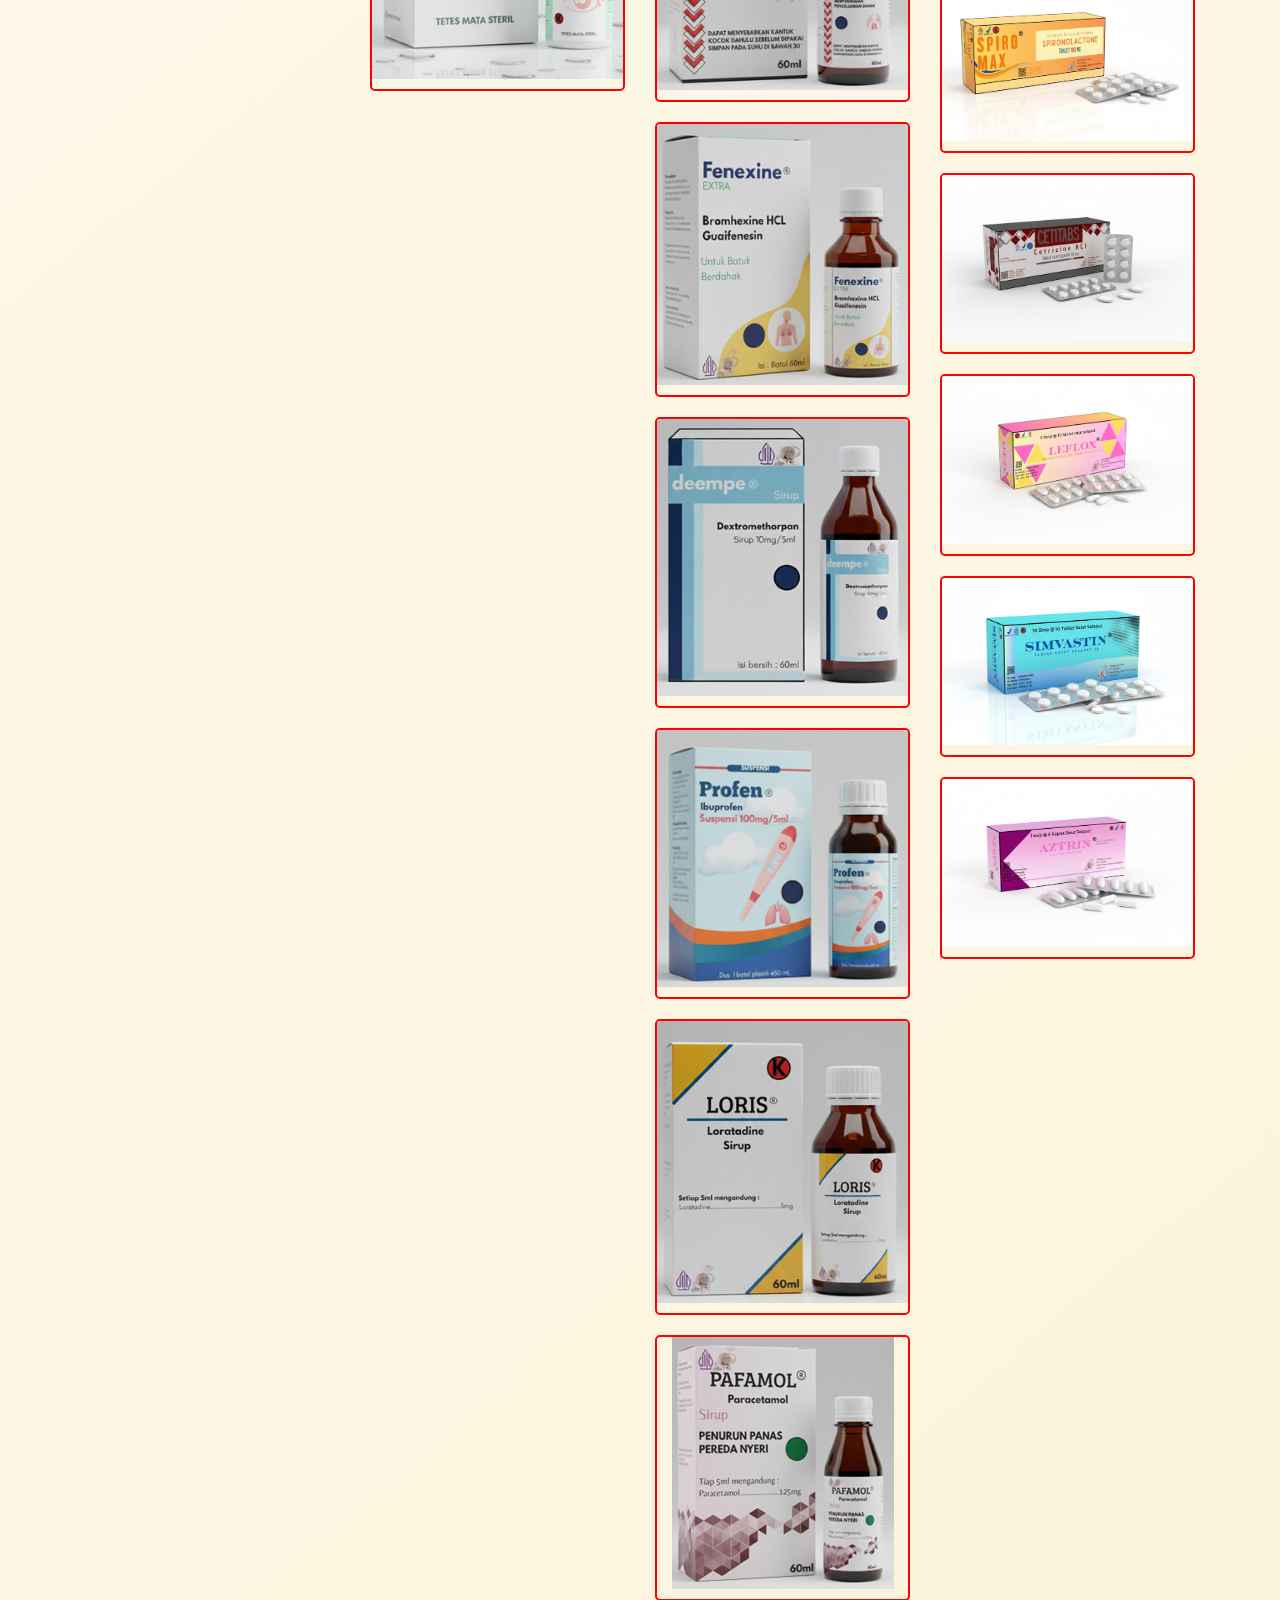
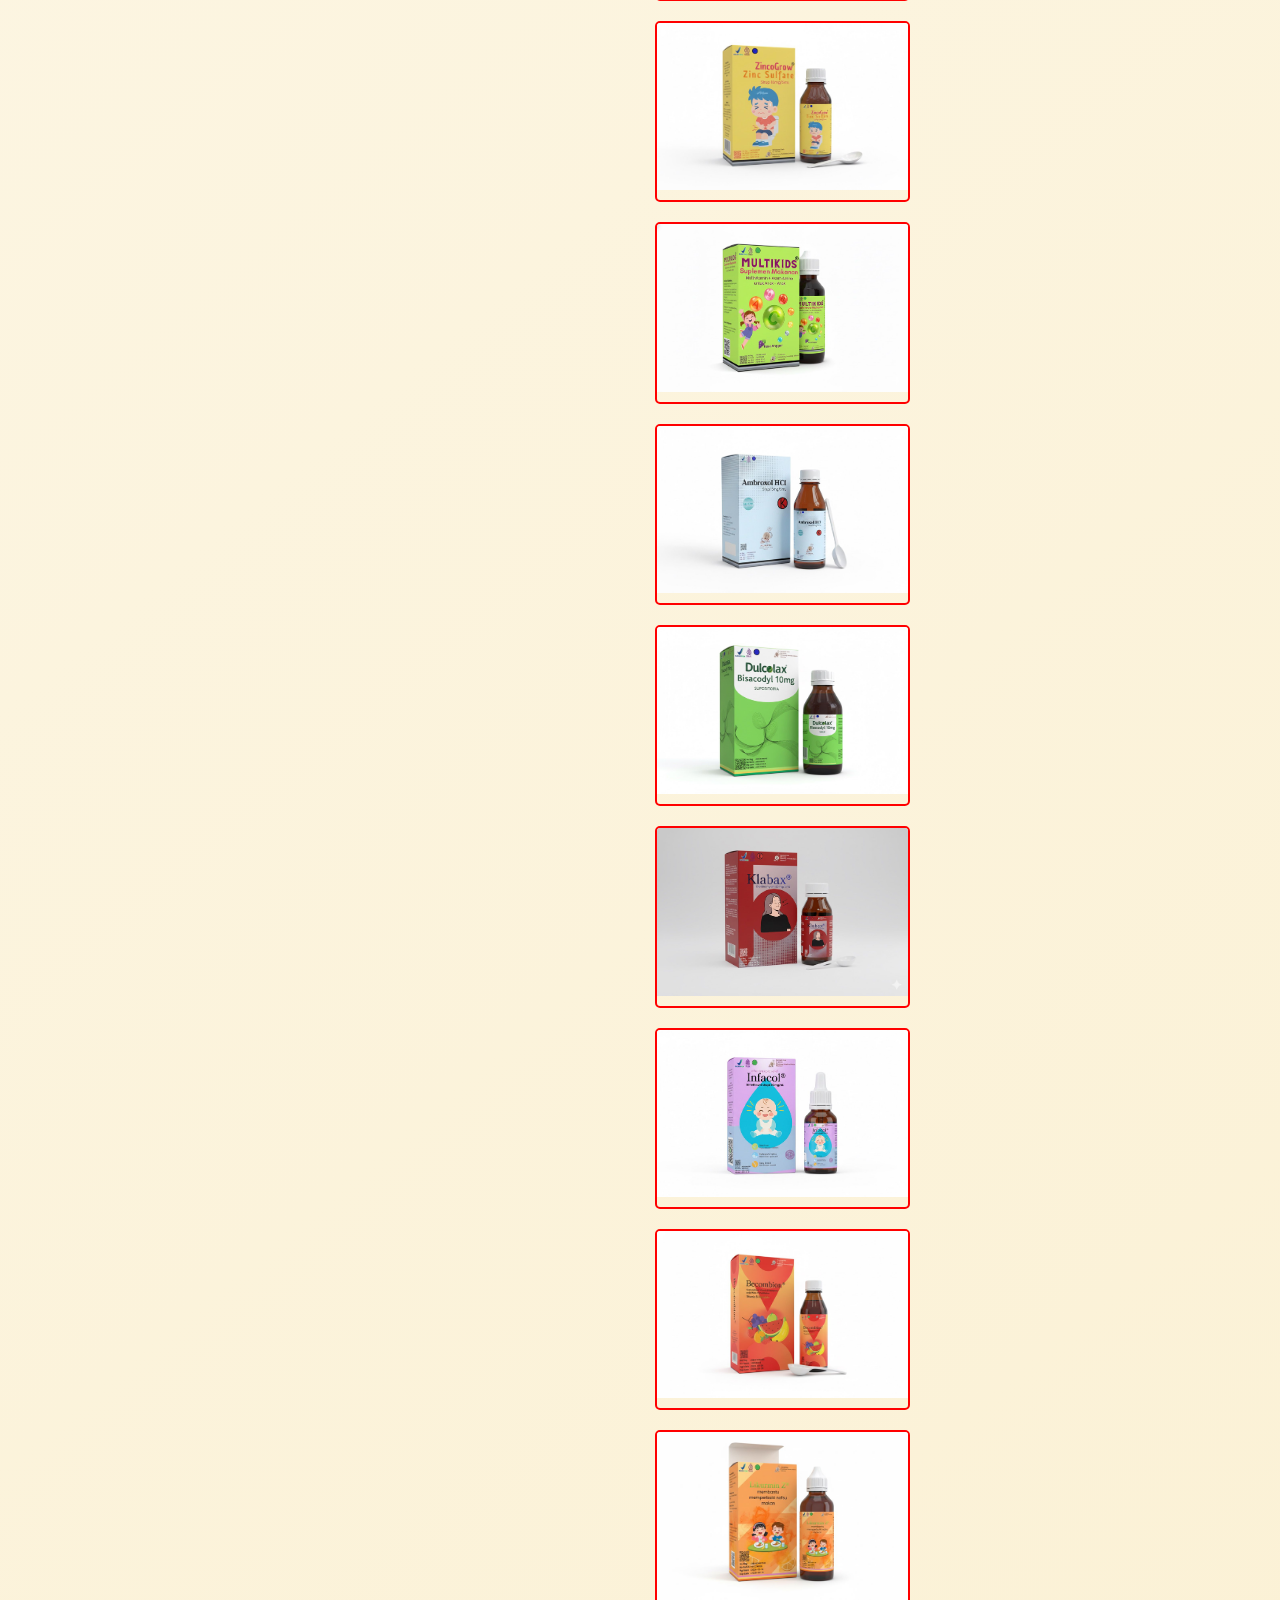
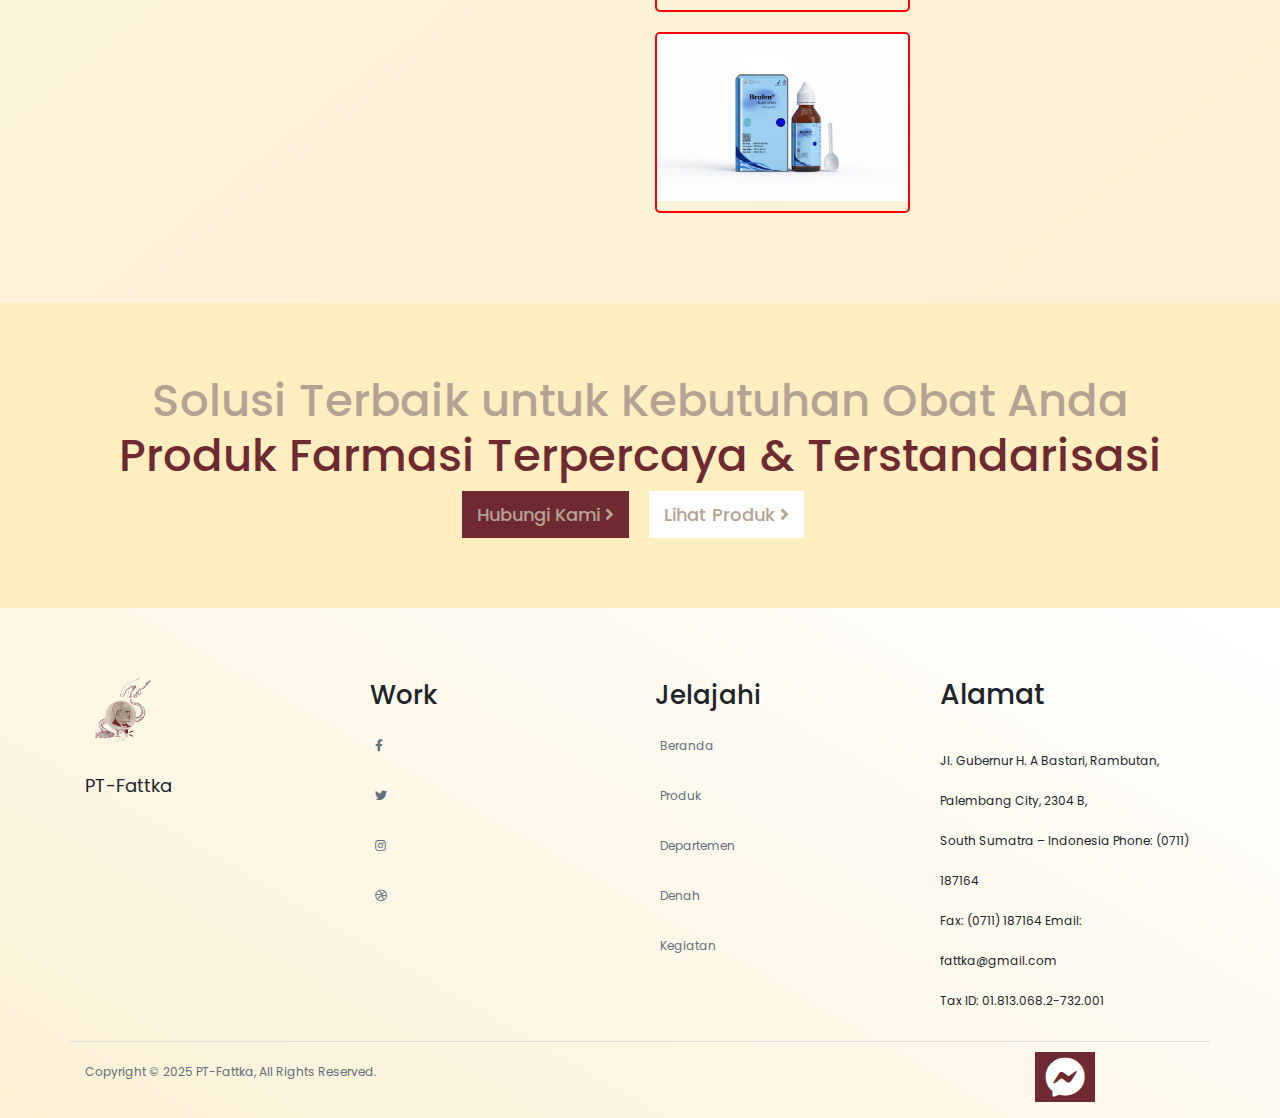
<file: produk.html>
<!DOCTYPE html>
<html lang="en">

<head>
    <meta charset="UTF-8">
    <meta name="viewport" content="width=device-width, initial-scale=1.0">
    <title>Produk PT-Fattka</title>
    <!-- Adding Stylesheets -->
    <link rel="stylesheet" href="https://cdnjs.cloudflare.com/ajax/libs/font-awesome/5.7.1/css/all.min.css">
    <link rel="stylesheet" href="https://maxcdn.bootstrapcdn.com/bootstrap/4.0.0/css/bootstrap.min.css"
        integrity="sha384-Gn5384xqQ1aoWXA+058RXPxPg6fy4IWvTNh0E263XmFcJlSAwiGgFAW/dAiS6JXm" crossorigin="anonymous">
    <link rel="stylesheet" href="./asset/css/style.css">
    <link rel="stylesheet" href="./asset/css/responsive.css">
</head>
	
	<!-- Header Start  -->
    <section class="header contact-header">
        <!-- Header Navigation Start  -->
        <div class="container header-nav">
            <div class="row">
                <div class="col-md-12">
                    <nav class="navbar navbar-expand-lg navbar-light bg-light main-menu fixed-top ">
                        <div class="container">
                            <a href="#" class="navbar-brand">
                                <img src="./asset/image/Logo.png" alt=" LeadsbeeLogo">
                            </a>
                            <button class="navbar-toggler" data-toggle="collapse" data-target="#beeToggler">
                                <span><i class="fa fa-bars"></i></span>
                            </button>
                            <div class="collapse navbar-collapse" id="beeToggler">
                                <ul class="navbar-nav ml-auto ">
                                    <li><a href="index.html">Beranda</a></li>
                                    &nbsp;
                                    <li><a href="./produk.html">Produk</a></li>
                                    &nbsp;
                                    <li><a href="./departrmrn.html">Departemen</a></li>
                                    &nbsp;
                                    <li><a href="./denah.html">Denah</a></li>
                                    &nbsp;
                                    <li><a href="./kegiatan.html">Kegiatan </a></li>
                                    &nbsp;
                                                                        <li>
    <a href="https://wa.me/6284576258164" target="_blank">
        <button class="nav-button phone-blink">
            contact-us <i class="fas fa-phone"></i>
        </button>
    </a>
</li>
                                    &nbsp;
                                </ul>
                            </div>
                        </div>
                    </nav>
                </div>
            </div>
        </div>

        <!-- Header Navigation End  -->

        <!-- Header Banner Start  -->
        <div class="container header-content ">
            <div class="row h-100">
                <div class="col-md-6 centralize">
                    <div class="left-content ">
                        <h2>Produk <span class="highlight">Kami</span>
                        </h2>
                        <p>
                            Beranda / produk
                        </p>
                    </div>
                </div>
                <div class="col-md-6 centralize">
                    <div class="right-content">
                        <img src="./asset/image/Group 1387.png" alt="">
                    </div>
                </div>
            </div>
        </div>


    </section>

    <!-- Header End  -->
	
	<!-- Produk  1 Start  -->

    <section class="portfolio section-padding">
    <div class="container">
        <div class="row">
            <div class="col-md-12">
                <h2 class="text-center portfolio-heading">Kategori <span class="highlight">Produk</span></h2>
            </div>
        </div>
    </div>

    <!-- Filter Buttons -->
    <div class="container mt-5">
        <div class="row">
            <div class="col-md-12">
                <div class="portfolio-buttons text-center">
                    <button type="button" class="control" data-filter="all">All</button>
                    <button type="button" class="control" data-filter=".injeksi">Injeksi</button>
                    <button type="button" class="control" data-filter=".salep">Salep/Cream</button>
                    <button type="button" class="control" data-filter=".tetes">Tetes Mata</button>
                    <button type="button" class="control" data-filter=".sirup">Sirup</button>
                    <button type="button" class="control" data-filter=".kapsul">Kapsul/Tablet</button>
                    <button type="button" class="control" data-filter=".oral">Oral Care</button>
                    <button type="button" class="control" data-filter=".infus">Infus</button>
                    <button type="button" class="control" data-filter=".acne">Acne patch </button>
                </div>
            </div>
        </div>
    </div>

    <!-- Product Grid -->
    <div class="container myMixCont text-center" data-ref="mixitup-container">
        <div class="row d-flex justify-content-center">

<!-- ================= Acne patch  ================= -->
            <div class="col-lg-3 col-md-3 col-sm-6 col-xs-6">
            <div class="portfolio-block acna" data-ref="mixitup-target">
    <img src="./asset/img/image98.png" class="img-fluid">
    <div class="portfolio-overlay">
        <h3>Centella asiatica</h3>
        <p>Rp 35.000</p>
    </div>
</div>

<div class="portfolio-block acna" data-ref="mixitup-target">
    <img src="./asset/img/image99.png" class="img-fluid">
    <div class="portfolio-overlay">
        <h3>Asam salisilat 1%</h3>
        <p>Rp 35.000</p>
    </div>
</div>

</div>
<!-- ================= INFUS ================= -->
            <div class="col-lg-3 col-md-3 col-sm-6 col-xs-6">
            <div class="portfolio-block infus" data-ref="mixitup-target">
    <img src="./asset/img/image92.png" class="img-fluid">
    <div class="portfolio-overlay">
        <h3>Dextrose monohydrate</h3>
        <p>Rp 100.000</p>
    </div>
</div>

<div class="portfolio-block infus" data-ref="mixitup-target">
    <img src="./asset/img/image93.png" class="img-fluid">
    <div class="portfolio-overlay">
        <h3>Natrium chloride 3%</h3>
        <p>Rp 80.000</p>
    </div>
</div>

<div class="portfolio-block infus" data-ref="mixitup-target">
    <img src="./asset/img/image94.png" class="img-fluid">
    <div class="portfolio-overlay">
        <h3>Sodium chloride 5%</h3>
        <p>Rp 90.000</p>
    </div>
</div>

<div class="portfolio-block infus" data-ref="mixitup-target">
    <img src="./asset/img/image95.png" class="img-fluid">
    <div class="portfolio-overlay">
        <h3>Dextrose 50%</h3>
        <p>Rp 120.000</p>
    </div>
</div>

<div class="portfolio-block infus" data-ref="mixitup-target">
    <img src="./asset/img/image96.png" class="img-fluid">
    <div class="portfolio-overlay">
        <h3>Calcium chloride 10%</h3>
        <p>Rp 70.000</p>
    </div>
</div>

<div class="portfolio-block infus" data-ref="mixitup-target">
    <img src="./asset/img/image97.png" class="img-fluid">
    <div class="portfolio-overlay">
        <h3>Mannitol 20%</h3>
        <p>Rp 150.000</p>
    </div>
</div>
            </div>

            <!-- ================= ORAL ================= -->
            <div class="col-lg-3 col-md-3 col-sm-6 col-xs-6">
            <div class="portfolio-block oral" data-ref="mixitup-target">
    <img src="./asset/img/image81.png" class="img-fluid">
    <div class="portfolio-overlay">
        <h3>Benzydamine hydrochloride</h3>
        <p>Rp 120.000</p>
    </div>
</div>

<div class="portfolio-block oral" data-ref="mixitup-target">
    <img src="./asset/img/image82.png" class="img-fluid">
    <div class="portfolio-overlay">
        <h3>Chlorhexidine gluconate</h3>
        <p>Rp 80.000</p>
    </div>
</div>

<div class="portfolio-block oral" data-ref="mixitup-target">
    <img src="./asset/img/image83.png" class="img-fluid">
    <div class="portfolio-overlay">
        <h3>Benzocaine 20%</h3>
        <p>Rp 110.000</p>
    </div>
</div>

<div class="portfolio-block oral" data-ref="mixitup-target">
    <img src="./asset/img/image84.png" class="img-fluid">
    <div class="portfolio-overlay">
        <h3>Hydrogen peroxide</h3>
        <p>Rp 30.000</p>
    </div>
</div>

<div class="portfolio-block oral" data-ref="mixitup-target">
    <img src="./asset/img/image85.png" class="img-fluid">
    <div class="portfolio-overlay">
        <h3>Fluoride</h3>
        <p>Rp 55.000</p>
    </div>
</div>
    
            </div>

            <!-- ================= INJEKSI ================= -->
            <div class="col-lg-3 col-md-3 col-sm-6 col-xs-6">

                <div class="portfolio-block injeksi" data-ref="mixitup-target">
                    <img src="./asset/img/image1.png" class="img-fluid">
                    <div class="portfolio-overlay">
                        <h3>Omeprazole Sodium 40mg</h3>
                        <p>Rp 100.000</p>
                    </div>
                </div>

                <div class="portfolio-block injeksi" data-ref="mixitup-target">
                    <img src="./asset/img/image2.png" class="img-fluid">
                    <div class="portfolio-overlay">
                        <h3>Vancomycin HCl 2 vial@500mg</h3>
                        <p>Rp 300.000</p>
                    </div>
                </div>

                <div class="portfolio-block injeksi" data-ref="mixitup-target">
                    <img src="./asset/img/image3.png" class="img-fluid">
                    <div class="portfolio-overlay">
                        <h3>Dexamethasone Sodium Phospate 100 ampul@1mL</h3>
                        <p>Rp 250.000</p>
                    </div>
                </div>

                <div class="portfolio-block injeksi" data-ref="mixitup-target">
                    <img src="./asset/img/image4.png" class="img-fluid">
                    <div class="portfolio-overlay">
                        <h3>Biocombeen 2 vial@500mg</h3>
                        <p>Rp 70.000</p>
                    </div>
                </div>

                <div class="portfolio-block injeksi" data-ref="mixitup-target">
    <img src="./asset/img/image76.png" class="img-fluid">
    <div class="portfolio-overlay">
        <h3>Dopamine HCl</h3>
        <p>Rp 180.000</p>
    </div>
</div>

<div class="portfolio-block injeksi" data-ref="mixitup-target">
    <img src="./asset/img/image77.png" class="img-fluid">
    <div class="portfolio-overlay">
        <h3>Ondansetron HCl dehydrate</h3>
        <p>Rp 80.000</p>
    </div>
</div>

<div class="portfolio-block injeksi" data-ref="mixitup-target">
    <img src="./asset/img/image78.png" class="img-fluid">
    <div class="portfolio-overlay">
        <h3>Tranexamic acid</h3>
        <p>Rp 95.000</p>
    </div>
</div>

<div class="portfolio-block injeksi" data-ref="mixitup-target">
    <img src="./asset/img/image79.png" class="img-fluid">
    <div class="portfolio-overlay">
        <h3>Ceftriaxone sodium</h3>
        <p>Rp 120.000</p>
    </div>
</div>

<div class="portfolio-block injeksi" data-ref="mixitup-target">
    <img src="./asset/img/image80.png" class="img-fluid">
    <div class="portfolio-overlay">
        <h3>Ketorolac trometamol</h3>
        <p>Rp 80.000</p>
    </div>
</div>


                <div class="portfolio-block injeksi" data-ref="mixitup-target">
                    <img src="./asset/img/image5.png" class="img-fluid">
                    <div class="portfolio-overlay">
                        <h3>Cefotaxime Sodium 10 vial@1g</h3>
                        <p>Rp 80.000</p>
                    </div>
                </div>

                <div class="portfolio-block injeksi" data-ref="mixitup-target">
                    <img src="./asset/img/image6.png" class="img-fluid">
                    <div class="portfolio-overlay">
                        <h3>Cloxacillin Sodium Injeksi</h3>
                        <p>Rp 170.000</p>
                    </div>
                </div>

                <div class="portfolio-block injeksi" data-ref="mixitup-target">
                    <img src="./asset/img/image7.png" class="img-fluid">
                    <div class="portfolio-overlay">
                        <h3>Amoxycluva®</h3>
                        <p>Rp 200.000</p>
                    </div>
                </div>

                <div class="portfolio-block injeksi" data-ref="mixitup-target">
                    <img src="./asset/img/image8.png" class="img-fluid">
                    <div class="portfolio-overlay">
                        <h3>Ranidine® 1 vial@2mL</h3>
                        <p>Rp 60.000</p>
                    </div>
                </div>

                <div class="portfolio-block injeksi" data-ref="mixitup-target">
                    <img src="./asset/img/image9.png" class="img-fluid">
                    <div class="portfolio-overlay">
                        <h3>Pheneriphine® 10mg/mL</h3>
                        <p>Rp 280.000</p>
                    </div>
                </div>

                <div class="portfolio-block injeksi" data-ref="mixitup-target">
                    <img src="./asset/img/image10.png" class="img-fluid">
                    <div class="portfolio-overlay">
                        <h3>Tranexamic Acid</h3>
                        <p>Rp 280.000</p>
                    </div>
                </div>

            </div>

            <!-- ================= SALEP / CREAM ================= -->
            <div class="col-lg-3 col-md-3 col-sm-6 col-xs-6">

                <div class="portfolio-block salep" data-ref="mixitup-target">
                    <img src="./asset/img/image11.png" class="img-fluid">
                    <div class="portfolio-overlay">
                        <h3>Cream Acyclovir 5%</h3>
                        <p>Rp 10.000</p>
                    </div>
                </div>

                <div class="portfolio-block salep" data-ref="mixitup-target">
                    <img src="./asset/img/image12.png" class="img-fluid">
                    <div class="portfolio-overlay">
                        <h3>Cream Hydrocortisone Acetat 2,5%</h3>
                        <p>Rp 15.000</p>
                    </div>
                </div>

                <div class="portfolio-block salep" data-ref="mixitup-target">
                    <img src="./asset/img/image13.png" class="img-fluid">
                    <div class="portfolio-overlay">
                        <h3>Ketoconazole Cream 2%</h3>
                        <p>Rp 8.000</p>
                    </div>
                </div>

                <div class="portfolio-block salep" data-ref="mixitup-target">
                    <img src="./asset/img/image14.png" class="img-fluid">
                    <div class="portfolio-overlay">
                        <h3>Fungazole Cream®</h3>
                        <p>Rp 10.000</p>
                    </div>
                </div>

                <div class="portfolio-block salep" data-ref="mixitup-target">
                    <img src="./asset/img/image15.png" class="img-fluid">
                    <div class="portfolio-overlay">
                        <h3>Chomicol Salep®</h3>
                        <p>Rp 37.000</p>
                    </div>
                </div>

                <div class="portfolio-block salep" data-ref="mixitup-target">
                    <img src="./asset/img/image16.png" class="img-fluid">
                    <div class="portfolio-overlay">
                        <h3>Neocin Salep®</h3>
                        <p>Rp 45.000</p>
                    </div>
                </div>

                <div class="portfolio-block salep" data-ref="mixitup-target">
                    <img src="./asset/img/image17.png" class="img-fluid">
                    <div class="portfolio-overlay">
                        <h3>Benzape Gel®</h3>
                        <p>Rp 30.000</p>
                    </div>
                </div>

                <div class="portfolio-block salep" data-ref="mixitup-target">
                    <img src="./asset/img/image18.png" class="img-fluid">
                    <div class="portfolio-overlay">
                        <h3>Adapalene Gel 0,1%</h3>
                        <p>Rp 35.000</p>
                    </div>
                </div>

                <div class="portfolio-block salep" data-ref="mixitup-target">
                    <img src="./asset/img/image19.png" class="img-fluid">
                    <div class="portfolio-overlay">
                        <h3>Oxymicin Cream®</h3>
                        <p>Rp 7.000</p>
                    </div>
                </div>

                <div class="portfolio-block salep" data-ref="mixitup-target">
                    <img src="./asset/img/image20.png" class="img-fluid">
                    <div class="portfolio-overlay">
                        <h3>Gentamifa Cream®</h3>
                        <p>Rp 8.000</p>
                    </div>
                </div>

                <div class="portfolio-block salep" data-ref="mixitup-target">
    <img src="./asset/img/image50.png" class="img-fluid">
    <div class="portfolio-overlay">
        <h3>Klotrimazol 1%</h3>
        <p>Rp 35.000</p>
    </div>
</div>

<div class="portfolio-block salep" data-ref="mixitup-target">
    <img src="./asset/img/image51.png" class="img-fluid">
    <div class="portfolio-overlay">
        <h3>Fusidic acid 2%</h3>
        <p>Rp 65.000</p>
    </div>
</div>

<div class="portfolio-block salep" data-ref="mixitup-target">
    <img src="./asset/img/image52.png" class="img-fluid">
    <div class="portfolio-overlay">
        <h3>Hydrocortisone- 17-Butyrate</h3>
        <p>Rp 100.000</p>
    </div>
</div>

<div class="portfolio-block salep" data-ref="mixitup-target">
    <img src="./asset/img/image53.png" class="img-fluid">
    <div class="portfolio-overlay">
        <h3>Mometasone Furote 0,1%</h3>
        <p>Rp 20.000</p>
    </div>
</div>

<div class="portfolio-block salep" data-ref="mixitup-target">
    <img src="./asset/img/image54.png" class="img-fluid">
    <div class="portfolio-overlay">
        <h3>Tretinoin</h3>
        <p>Rp 60.000</p>
    </div>
</div>


            </div>

            <!-- ================= TETES MATA ================= -->
            <div class="col-lg-3 col-md-3 col-sm-6 col-xs-6">

                <div class="portfolio-block tetes" data-ref="mixitup-target">
                    <img src="./asset/img/image21.png" class="img-fluid">
                    <div class="portfolio-overlay">
                        <h3>Coolinsto®</h3>
                        <p>Rp 35.000</p>
                    </div>
                </div>

                <div class="portfolio-block tetes" data-ref="mixitup-target">
    <img src="./asset/img/image86.png" class="img-fluid">
    <div class="portfolio-overlay">
        <h3>Dextran 70 & Hidroxypropyl methylcellulose</h3>
        <p>Rp 35.000</p>
    </div>
</div>

<div class="portfolio-block tetes" data-ref="mixitup-target">
    <img src="./asset/img/image87.png" class="img-fluid">
    <div class="portfolio-overlay">
        <h3>Carbamide peroxide</h3>
        <p>Rp 35.000</p>
    </div>
</div>

<div class="portfolio-block tetes" data-ref="mixitup-target">
    <img src="./asset/img/image88.png" class="img-fluid">
    <div class="portfolio-overlay">
        <h3>Ciprofloxacin</h3>
        <p>Rp 50.000</p>
    </div>
</div>

<div class="portfolio-block tetes" data-ref="mixitup-target">
    <img src="./asset/img/image89.png" class="img-fluid">
    <div class="portfolio-overlay">
        <h3>Olopatadine HCL</h3>
        <p>Rp 50.000</p>
    </div>
</div>

<div class="portfolio-block tetes" data-ref="mixitup-target">
    <img src="./asset/img/image90.png" class="img-fluid">
    <div class="portfolio-overlay">
        <h3>Carmellose sodium</h3>
        <p>Rp 35.000</p>
    </div>
</div>

<div class="portfolio-block tetes" data-ref="mixitup-target">
    <img src="./asset/img/image91.png" class="img-fluid">
    <div class="portfolio-overlay">
        <h3>Glycerine 5%</h3>
        <p>Rp 50.000</p>
    </div>
</div>


                <div class="portfolio-block tetes" data-ref="mixitup-target">
                    <img src="./asset/img/image22.png" class="img-fluid">
                    <div class="portfolio-overlay">
                        <h3>Instoreg®</h3>
                        <p>Rp 30.000</p>
                    </div>
                </div>

                <div class="portfolio-block tetes" data-ref="mixitup-target">
                    <img src="./asset/img/image23.png" class="img-fluid">
                    <div class="portfolio-overlay">
                        <h3>Chlofresh®</h3>
                        <p>Rp 35.000</p>
                    </div>
                </div>

                <div class="portfolio-block tetes" data-ref="mixitup-target">
                    <img src="./asset/img/image24.png" class="img-fluid">
                    <div class="portfolio-overlay">
                        <h3>Mycinata®</h3>
                        <p>Rp 65.000</p>
                    </div>
                </div>

                <div class="portfolio-block tetes" data-ref="mixitup-target">
                    <img src="./asset/img/image25.png" class="img-fluid">
                    <div class="portfolio-overlay">
                        <h3>Levicin®</h3>
                        <p>Rp 130.000</p>
                    </div>
                </div>

            </div>

            <!-- ================= SIRUP ================= -->
            <div class="col-lg-3 col-md-3 col-sm-6 col-xs-6">

                <div class="portfolio-block sirup" data-ref="mixitup-target">
    <img src="./asset/img/image26.png" class="img-fluid">
    <div class="portfolio-overlay">
        <h3>Cetirici®</h3>
        <p>Rp 20.000</p>
    </div>
</div>

<div class="portfolio-block sirup" data-ref="mixitup-target">
    <img src="./asset/img/image27.png" class="img-fluid">
    <div class="portfolio-overlay">
        <h3>Antasid Doen Suspensi</h3>
        <p>Rp 24.000</p>
    </div>
</div>

<div class="portfolio-block sirup" data-ref="mixitup-target">
    <img src="./asset/img/image28.png" class="img-fluid">
    <div class="portfolio-overlay">
        <h3>Amoxici®</h3>
        <p>Rp 20.000</p>
    </div>
</div>

<div class="portfolio-block sirup" data-ref="mixitup-target">
    <img src="./asset/img/image29.png" class="img-fluid">
    <div class="portfolio-overlay">
        <h3>Sucralfate Suspensi</h3>
        <p>Rp 30.000</p>
    </div>
</div>

<div class="portfolio-block sirup" data-ref="mixitup-target">
    <img src="./asset/img/image30.png" class="img-fluid">
    <div class="portfolio-overlay">
        <h3>Muhexine®</h3>
        <p>Rp 28.000</p>
    </div>
</div>

<div class="portfolio-block sirup" data-ref="mixitup-target">
    <img src="./asset/img/image31.png" class="img-fluid">
    <div class="portfolio-overlay">
        <h3>Azitromycin Dihydrate</h3>
        <p>Rp 96.000</p>
    </div>
</div>

<div class="portfolio-block sirup" data-ref="mixitup-target">
    <img src="./asset/img/image32.png" class="img-fluid">
    <div class="portfolio-overlay">
        <h3>Mucosin®</h3>
        <p>Rp 15.000</p>
    </div>
</div>

<div class="portfolio-block sirup" data-ref="mixitup-target">
    <img src="./asset/img/image33.png" class="img-fluid">
    <div class="portfolio-overlay">
        <h3>Lasamol®</h3>
        <p>Rp 18.000</p>
    </div>
</div>

<div class="portfolio-block sirup" data-ref="mixitup-target">
    <img src="./asset/img/image34.png" class="img-fluid">
    <div class="portfolio-overlay">
        <h3>Cefadroxil Monohydrate</h3>
        <p>Rp 25.000</p>
    </div>
</div>

<div class="portfolio-block sirup" data-ref="mixitup-target">
    <img src="./asset/img/image35.png" class="img-fluid">
    <div class="portfolio-overlay">
        <h3>Dexnadryl®</h3>
        <p>Rp 25.000</p>
    </div>
</div>

<div class="portfolio-block sirup" data-ref="mixitup-target">
    <img src="./asset/img/image36.png" class="img-fluid">
    <div class="portfolio-overlay">
        <h3>Fenexine®</h3>
        <p>Rp 30.000</p>
    </div>
</div>

<div class="portfolio-block sirup" data-ref="mixitup-target">
    <img src="./asset/img/image37.png" class="img-fluid">
    <div class="portfolio-overlay">
        <h3>Deempe®</h3>
        <p>Rp 15.000</p>
    </div>
</div>

<div class="portfolio-block sirup" data-ref="mixitup-target">
    <img src="./asset/img/image38.png" class="img-fluid">
    <div class="portfolio-overlay">
        <h3>Profen®</h3>
        <p>Rp 18.000</p>
    </div>
</div>

<div class="portfolio-block sirup" data-ref="mixitup-target">
    <img src="./asset/img/image39.png" class="img-fluid">
    <div class="portfolio-overlay">
        <h3>Loris®</h3>
        <p>Rp 16.000</p>
    </div>
</div>

<div class="portfolio-block sirup" data-ref="mixitup-target">
    <img src="./asset/img/image40.png" class="img-fluid">
    <div class="portfolio-overlay">
        <h3>Pafamol®</h3>
        <p>Rp 20.000</p>
    </div>
</div>

<div class="portfolio-block sirup" data-ref="mixitup-target">
    <img src="./asset/img/image67.png" class="img-fluid">
    <div class="portfolio-overlay">
        <h3>Zinc sulfate</h3>
        <p>Rp 15.000</p>
    </div>
</div>

<div class="portfolio-block sirup" data-ref="mixitup-target">
    <img src="./asset/img/image68.png" class="img-fluid">
    <div class="portfolio-overlay">
        <h3>Multivitamin + asam amino</h3>
        <p>Rp 30.000</p>
    </div>
</div>

<div class="portfolio-block sirup" data-ref="mixitup-target">
    <img src="./asset/img/image69.png" class="img-fluid">
    <div class="portfolio-overlay">
        <h3>Ambroxol HCl</h3>
        <p>Rp 20.000</p>
    </div>
</div>

<div class="portfolio-block sirup" data-ref="mixitup-target">
    <img src="./asset/img/image70.png" class="img-fluid">
    <div class="portfolio-overlay">
        <h3>Bisacodyl 10mg</h3>
        <p>Rp 60.000</p>
    </div>
</div>

<div class="portfolio-block sirup" data-ref="mixitup-target">
    <img src="./asset/img/image71.png" class="img-fluid">
    <div class="portfolio-overlay">
        <h3>Clarithromycin 125mg/5ml</h3>
        <p>Rp 100.000</p>
    </div>
</div>

<div class="portfolio-block sirup" data-ref="mixitup-target">
    <img src="./asset/img/image72.png" class="img-fluid">
    <div class="portfolio-overlay">
        <h3>Simethicone drops 40mg/ml</h3>
        <p>Rp 40.000</p>
    </div>
</div>

<div class="portfolio-block sirup" data-ref="mixitup-target">
    <img src="./asset/img/image73.png" class="img-fluid">
    <div class="portfolio-overlay">
        <h3>Vitamin B-kompleks</h3>
        <p>Rp 65.000</p>
    </div>
</div>

<div class="portfolio-block sirup" data-ref="mixitup-target">
    <img src="./asset/img/image74.png" class="img-fluid">
    <div class="portfolio-overlay">
        <h3>Multivitamin + zinc</h3>
        <p>Rp 60.000</p>
    </div>
</div>

<div class="portfolio-block sirup" data-ref="mixitup-target">
    <img src="./asset/img/image75.png" class="img-fluid">
    <div class="portfolio-overlay">
        <h3>Ibuprofen 100mg/mL</h3>
        <p>Rp 25.000</p>
    </div>
</div>


            </div>

            <!-- ================= Kapsul ================= -->
            <div class="col-lg-3 col-md-3 col-sm-6 col-xs-6">

                <div class="portfolio-block kapsul" data-ref="mixitup-target">
    <img src="./asset/img/image41.png" class="img-fluid">
    <div class="portfolio-overlay">
        <h3>Metformin HCl</h3>
        <p>Rp 170.000</p>
    </div>
</div>

<div class="portfolio-block kapsul" data-ref="mixitup-target">
    <img src="./asset/img/image42.png" class="img-fluid">
    <div class="portfolio-overlay">
        <h3>Meficif® 500mg</h3>
        <p>Rp 17.000</p>
    </div>
</div>

<div class="portfolio-block kapsul" data-ref="mixitup-target">
    <img src="./asset/img/image43.png" class="img-fluid">
    <div class="portfolio-overlay">
        <h3>Ibuprofen</h3>
        <p>Rp 18.000</p>
    </div>
</div>

<div class="portfolio-block kapsul" data-ref="mixitup-target">
    <img src="./asset/img/image44.png" class="img-fluid">
    <div class="portfolio-overlay">
        <h3>Dexameen®</h3>
        <p>Rp 17.000</p>
    </div>
</div>

<div class="portfolio-block kapsul" data-ref="mixitup-target">
    <img src="./asset/img/image45.png" class="img-fluid">
    <div class="portfolio-overlay">
        <h3>Cetirici®</h3>
        <p>Rp 10.000</p>
    </div>
</div>

<div class="portfolio-block kapsul" data-ref="mixitup-target">
    <img src="./asset/img/image46.png" class="img-fluid">
    <div class="portfolio-overlay">
        <h3>Omeprol®</h3>
        <p>Rp 18.000</p>
    </div>
</div>

<div class="portfolio-block kapsul" data-ref="mixitup-target">
    <img src="./asset/img/image47.png" class="img-fluid">
    <div class="portfolio-overlay">
        <h3>Fursemidee®</h3>
        <p>Rp 12.000</p>
    </div>
</div>

<div class="portfolio-block kapsul" data-ref="mixitup-target">
    <img src="./asset/img/image48.png" class="img-fluid">
    <div class="portfolio-overlay">
        <h3>Butolthim®</h3>
        <p>Rp 17.000</p>
    </div>
</div>


<div class="portfolio-block kapsul" data-ref="mixitup-target">
    <img src="./asset/img/image49.png" class="img-fluid">
    <div class="portfolio-overlay">
        <h3>Pafamol®</h3>
        <p>Rp 6.000</p>
    </div>
</div>

<div class="portfolio-block kapsul" data-ref="mixitup-target">
    <img src="./asset/img/image55.png" class="img-fluid">
    <div class="portfolio-overlay">
        <h3>Cefixime 200 mg</h3>
        <p>Rp 45.000</p>
    </div>
</div>

<div class="portfolio-block kapsul" data-ref="mixitup-target">
    <img src="./asset/img/image56.png" class="img-fluid">
    <div class="portfolio-overlay">
        <h3>Clotrimazole</h3>
        <p>Rp 180.000</p>
    </div>
</div>

<div class="portfolio-block kapsul" data-ref="mixitup-target">
    <img src="./asset/img/image57.png" class="img-fluid">
    <div class="portfolio-overlay">
        <h3>Paracetamol 125 mg</h3>
        <p>Rp 25.000</p>
    </div>
</div>

<div class="portfolio-block kapsul" data-ref="mixitup-target">
    <img src="./asset/img/image58.png" class="img-fluid">
    <div class="portfolio-overlay">
        <h3>Metronidazole & Nystatin</h3>
        <p>Rp 170.000</p>
    </div>
</div>

<div class="portfolio-block kapsul" data-ref="mixitup-target">
    <img src="./asset/img/image59.png" class="img-fluid">
    <div class="portfolio-overlay">
        <h3>Amoxicillin-clavulanate 625mg</h3>
        <p>Rp 30.000</p>
    </div>
</div>

<div class="portfolio-block kapsul" data-ref="mixitup-target">
    <img src="./asset/img/image60.png" class="img-fluid">
    <div class="portfolio-overlay">
        <h3>Amlodipine besilate 10mg</h3>
        <p>Rp 55.000</p>
    </div>
</div>

<div class="portfolio-block kapsul" data-ref="mixitup-target">
    <img src="./asset/img/image61.png" class="img-fluid">
    <div class="portfolio-overlay">
        <h3>Valsartan</h3>
        <p>Rp 40.000</p>
    </div>
</div>

<div class="portfolio-block kapsul" data-ref="mixitup-target">
    <img src="./asset/img/image62.png" class="img-fluid">
    <div class="portfolio-overlay">
        <h3>Spironolactone 100mg</h3>
        <p>Rp 20.000</p>
    </div>
</div>

<div class="portfolio-block kapsul" data-ref="mixitup-target">
    <img src="./asset/img/image63.png" class="img-fluid">
    <div class="portfolio-overlay">
        <h3>Cetirizine HCl 10mg</h3>
        <p>Rp 75.000</p>
    </div>
</div>

<div class="portfolio-block kapsul" data-ref="mixitup-target">
    <img src="./asset/img/image64.png" class="img-fluid">
    <div class="portfolio-overlay">
        <h3>Levofloxacin hemihydrate</h3>
        <p>Rp 20.000</p>
    </div>
</div>

<div class="portfolio-block kapsul" data-ref="mixitup-target">
    <img src="./asset/img/image65.png" class="img-fluid">
    <div class="portfolio-overlay">
        <h3>Simvastatin</h3>
        <p>Rp 30.000</p>
    </div>
</div>

<div class="portfolio-block kapsul" data-ref="mixitup-target">
    <img src="./asset/img/image66.png" class="img-fluid">
    <div class="portfolio-overlay">
        <h3>Azithromycin</h3>
        <p>Rp 35.000</p>
    </div>
</div>

</div> 

            </div>

        </div>
    </div>
</section>

	
	
	
	<!-- Portfolio Call to Action Start -->
	
	<section class="section-padding portfolio-call-to-action"> 
		<div class="container">
			<div class="row">
				<div class="col-md-12">
					<h2>Solusi Terbaik untuk Kebutuhan Obat Anda <br />
						<span class="highlight">Produk Farmasi Terpercaya & Terstandarisasi</span> 
					</h2>
					<button class="produk-button-1">Hubungi Kami <i class="fas fa-angle-right"></i></button>
					<button class="produk-button-2">Lihat Produk <i class="fas fa-angle-right"></i></button>
				</div>
			</div>
		</div>
	</section>

	<!-- Portfolio Call to Action End -->
	
	
    <!-- Footer Start  -->

     <section class="footer section-padding">
        <div class="container">
            <div class="row">
                <div class="col-md-3">
                    <div class="footer-widget-1">
                        <img src="./asset/image/Logo.png" alt="">
                        <p>
                            PT-Fattka
                        </p>
                    </div>
                </div>
                <div class="col-md-3">
                    <div class="footer-widget-2">
                        <h3>Work</h3>
                        <ul>
                            <li><a href="#"><i class="fab fa-facebook-f"></i></a></li>
                            <li><a href="#"><i class="fab fa-twitter"></i></a></li>
                            <li><a href="#"><i class="fab fa-instagram"></i></a></li>
                            <li><a href="#"><i class="fab fa-dribbble"></i></a></li>
                        </ul>
                    </div>
                </div>
                <div class="col-md-3">
                    <div class="footer-widget-3">
                        <h3>Jelajahi</h3>
                        <ul>
                            <li><a href="/index.html">Beranda</a></li>
                            <li><a href="/produk.html">Produk</a></li>
                            <li><a href="/departrmrn.html">Departemen</a></li>
                            <li><a href="/denah.html">Denah</a></li>
                            <li><a href="/">Kegiatan</a></li>
                        </ul>
                    </div>
                </div>
                <div class="col-md-3">
                    <div class="footer-widget-4">
                        <h3>Alamat</h3>
                        <p>
                            Jl. Gubernur H. A Bastari, Rambutan, Palembang City, 2304 B,<br>  South Sumatra – Indonesia Phone: (0711) 187164 <br>  Fax: (0711) 187164 Email: fattka@gmail.com <br>  Tax ID: 01.813.068.2-732.001 
                        </p>
                        <!-- <ul>
                            <li><a href="#"><i class="fab fa-facebook-f"></i></a></li>
                            <li><a href="#"><i class="fab fa-twitter"></i></a></li>
                            <li><a href="#"><i class="fab fa-instagram"></i></a></li>
                            <li><a href="#"><i class="fab fa-dribbble"></i></a></li>
                        </ul> -->
                    </div>
                </div>
            </div>
			
			<div class="row" style="border-top: 1px solid #ddd; padding-top: 10px;">
                <div class="col-md-10">
                    <div class="copyright-text">
                        <p>
                            Copyright © 2025 PT-Fattka, All Rights Reserved.
                        </p>
                    </div>
                </div>
                <div class="col-md-2">
                    <div class="messenger">
                        <i class="fab fa-facebook-messenger"></i>
                    </div>
                </div>
            </div>
        </div>
    </section>
    <!-- Footer End  -->
    <!--Adding Scripts-->
    <script src="https://code.jquery.com/jquery-3.5.1.min.js" integrity="sha256-9/aliU8dGd2tb6OSsuzixeV4y/faTqgFtohetphbbj0=" crossorigin="anonymous"></script>
    <script src="https://cdnjs.cloudflare.com/ajax/libs/popper.js/1.12.9/umd/popper.min.js"
        integrity="sha384-ApNbgh9B+Y1QKtv3Rn7W3mgPxhU9K/ScQsAP7hUibX39j7fakFPskvXusvfa0b4Q"
        crossorigin="anonymous"></script>
    <script src="https://maxcdn.bootstrapcdn.com/bootstrap/4.0.0/js/bootstrap.min.js"
        integrity="sha384-JZR6Spejh4U02d8jOt6vLEHfe/JQGiRRSQQxSfFWpi1MquVdAyjUar5+76PVCmYl"
        crossorigin="anonymous"></script>
        <script src="./asset/js/mixitup.min.js"></script>
    <script src="./asset/js/main.js"></script>
</body>

</html>
</file>
<file: asset/css/responsive.css>
/* produk Page  */
@media only screen and (max-width: 576px) {
    
    .left-content h2{
        font-size: 45px;
    }
    .service-heading{
        font-size: 35px;
    }
    h2.portfolio-heading,section.portfolio-call-to-action h2{
        font-size: 35px;
        line-height: 45px;
    }
    .section-padding{
        padding: 30px;
    }
    button.produk-button-1{
        margin-bottom: 20px;
    }
    .testimonial-description h3{
        font-size: 35px;
    }
  }
  @media only screen and (max-width: 1200px){
    .coma{
        left: 0%;
    }
  }
  @media only screen and (max-width: 1200px){
    a.carousel-control-prev.testimonial-control{
        top: 85%;
    }
    a.carousel-control-next.testimonial-control{
        top: 85%;
        margin-left: 20px;
    }
  }
  @media only screen and (max-width: 767px){
    .client-picture img{
          max-height: 350px;
      }
      .client-picture img.coma{
          top:55%;
          left: 5%;
      }
  }


  /* Team Page  */

  @media only screen and (max-width: 992px){
    .achivement-item{
        margin-top: 45px;
    }
  }
  @media only screen and (max-width: 768px){
    .blog-container .row{
        margin-bottom: 40px;
    }
  }
  
/* Contact Us Page  */

  @media only screen and (max-width: 768px){
    .office-block{
        margin-bottom: 40px;
    }
  }
  
  @media only screen and (max-width: 992px){
    .partner img{
        margin-bottom: 25px;
    }
  }
  @media only screen and (max-width: 768px){
    .partner img{
        margin-bottom: 35px;
    }
  }
  
  /* Service Details Page  */
  
  @media only screen and (max-width:768px){
	  .contact-header .right-content img{
		  width:70% !important;
	  }
  }
</file>
<file: asset/css/style.css>
/*Reset CSS*/
@import url('https://fonts.googleapis.com/css2?family=Poppins:wght@300;400;500;600;700&display=swap');


/* Reset */
* {
margin: 0;
padding: 0;
box-sizing: border-box;
}


html, body {
height: 100%;
font-family: 'Poppins', sans-serif;
scroll-behavior: smooth;
background: #ffffff;
}
a:hover{
    text-decoration: none;
}
.section-padding{
    padding: 70px;
    font-size: 18px;
}
/* Adding Fonts*/


/* ============================== */
/* NAVBAR FIX – RESPONSIVE MOBILE */
/* ============================== */

.header-nav {
    min-height: 90px;
    overflow-x: hidden;
}

.navbar {
    width: 100%;
    padding: 15px 0;
}

.navbar-brand img {
    width: 70px;        /* FIX dari 10% */
    height: auto;
    max-width: 100%;
}

/* Menu Desktop */
.main-menu ul {
    list-style: none;
    display: flex;
    align-items: center;
}

.main-menu ul li {
    margin-left: 15px;   /* FIX dari 26px */
    text-align: center;
}

.main-menu ul li a {
    font-size: 15px;
    font-weight: 500;
    text-decoration: none;
    color: #000;
}

.main-menu ul li a:hover {
    color: #FFC107;
}

/* Call to Action Button */
button.nav-button {
    background: #6F2A31;
    color: #E1E1E1;
    font-size: 16px;
    padding: 6px 12px;
    border: none;
    border-radius: 5px;
    font-weight: 500;
    cursor: pointer;
}

button.nav-button:hover {
    background: #e5a700;
}

/* ============================== */
/* RESPONSIVE – MOBILE VIEW */
/* ============================== */


@media (max-width: 480px) {
       .navbar-brand img {
        display: none;
    }
    

    /* Menu collapse fix */
    .main-menu ul {
        flex-direction: column;
        width: 100%;
    }

    .main-menu ul li {
        margin: 10px 0 !important;  
    }

    /* pastikan container tidak overflow */
    .header-nav, .navbar, body, html {
        overflow-x: hidden !important;
    }
}

/* Header Banner Area Styles */

.container.header-content {
    height: 100% ;
    
}
.highlight{
    color: #6F2A31;
}
.left-content h2 {
    font-family: 'Poppins';
    font-size: 60px;
    font-weight: 500;
    color: #B4A394;
}
.centralize{
    display: flex;
    align-items: center;
}
.left-content p {
    font-family: 'Poppins';
    font-size: 16px;
    font-weight: 400;
    color: #64707D;
}
.call-to-action button {
    background: #6F2A31;
    border: none;
    color: #E1E1E1;
    font-family: 'Poppins';
    font-size: 18px;
    font-weight: 500;
    padding: 5px 10px;
}
.call-to-action a {
    font-family: 'Poppins';
    font-size: 18px;
    font-weight: 500;
    color: #6F2A31;
    text-decoration: underline;
    margin-left: 30px;
}
.right-content img{
    width: 70%;
    padding-left: 30px;
}

/* Work process syles */

.process-block {
    text-align: center;
    padding: 10px;
}

.process-block img {
    background: #FBF5E5;
    border: 2px dotted #6F2A31;
    padding: 15px 20px;
    border-radius: 8px;
    margin-bottom: 15px;
}

.process-block p {
    font-family: 'Poppins';
    font-size: 18px;
    font-weight: 400;
    padding-top: 10px;
}

.process-block h3 {
    font-family: 'Poppins';
    font-size: 26px;
    font-weight: 500;
}
.produk-discussion{
    margin-left: 30px;
}
.produk-discussion h2 {
    font-family: 'Poppins';
    font-size: 45px;
    font-weight: 500;
    color: #B4A394;}

.produk-discussion p {
    font-family: 'Poppins';
    font-size: 18px;
    line-height: 35px;
    color: #64707D;}

.produk-discussion button {
    background: #6F2A31;
    border: none;
    font-family: 'Poppins';
    font-size: 18px;
    font-weight: 500;
    padding: 10px 15px;
}

/* Services styles  */
.services{
    background: linear-gradient(30deg, #FBF1D5, #fff);
}
.service-heading {
    font-family: 'Poppins';
    font-size: 45px;
    font-weight: 500;
    color: #B4A394;
}

/* Multiframe Carousel  */

@media (min-width: 768px) {

    .service-carousel.carousel-inner .carousel-item-right.active,
    .service-carousel.carousel-inner .carousel-item-next {
        transform: translateX(50%);
    }

    .service-carousel.carousel-inner .carousel-item-left.active,
    .service-carousel.carousel-inner .carousel-item-prev {
        transform: translateX(-50%);
    }
}

/* large - display 3 */
@media (min-width: 992px) {

    .service-carousel.carousel-inner .carousel-item-right.active,
    .service-carousel.carousel-inner .carousel-item-next {
        transform: translateX(33%);
    }

    .service-carousel.carousel-inner .carousel-item-left.active,
    .service-carousel.carousel-inner .carousel-item-prev {
        transform: translateX(-33%);
    }
}

@media (max-width: 768px) {
    .service-carousel.carousel-inner .carousel-item>div {
        display: none;
    }

    .service-carousel.carousel-inner .carousel-item>div:first-child {
        display: block;
    }
}

 .carousel-inner .carousel-item.active,
 .carousel-inner .carousel-item-next,
 .carousel-inner .carousel-item-prev {
    display: flex;
}

 .carousel-inner .carousel-item-right,
 .carousel-inner .carousel-item-left {
    transform: translateX(0);
}
.service-card h5{
	font-family:'Poppins';
	font-size:26px;
	font-weight:500;
	color:#B4A394;
}
.service-card p{
	font-family:'Poppins';
	font-size:18px;
	color:#64707D;
}
.service-card a{
	color:#64707D;
	font-family:'Poppins';
	font-size:18px;
	font-weight:500;
	color:#64707D;
	text-decoration:underline;
}
.service-card a:hover{
	color:#6F2A31;
	transition:all 0.5s ease;
}
.service-control-prev, .service-control-next {
    height: 50px;
    width: 50px;
    outline: black;
    background-color: #6F2A31;
    background-size: 100%, 100%;
    border-radius: 3px;
}
.service-control-next {
    margin-right: -105px;
}

.service-control-prev {
    margin-left: -205px;
}
.service-card {
    min-height: 495px;
}

/* Testimonial Styles  */
.testimonial .card{
    border: none !important;
}

a.carousel-control-prev.testimonial-control {
    top: 60%;
}

a.carousel-control-next.testimonial-control {
    top: 60%;
    left: 5%;
}
.testimonial-control{
    max-width: 32px;
}
.testimonial-description h3 {
	font-family: 'Poppins';
	font-size: 45px;
	font-weight: 500;
	color: #6F2A31;
    }


.testimonial-control-icon {
	background: #6F2A31;
	color: #B4A394;
	height: 32px;
    width: 32px;
    padding:5px;
}
.client-meta-data h5 {
	font-family: 'Poppins';
	font-size: 24px;
	font-weight: 500;
	color: #B4A394;
	}


.client-meta-data p {
	font-family: 'Rubik','Poppins';
	font-size: 16px;
	font-style: italic;
	line-height:32px
	}
.coma{
    position: absolute;
    top: 70%;
    left: -10%;
    background: orange;
    padding: 20px;
}

/* Portfolio Styles  */

.portfolio{
    background: linear-gradient(-40deg, #FBF1D5, #fff);
}
 h2.portfolio-heading{
    font-family: 'Poppins';
    font-size: 45px;
    font-weight: 500;
    color: #B4A394;
}
.portfolio-buttons button {
    background: transparent;
    border: none;
    padding: 5px 10px;
    font-family: 'Poppins';
    font-size: 12px;
    font-weight: 500;
    color: #B4A394;
}

.portfolio-buttons button:hover {
    color: #6F2A31;
}

.portfolio-buttons {
    margin-bottom: 20px;
}
.myMixCont{
    margin-top: 30px;
}
.myMixCont img{
    margin-bottom: 10px;
}
/* Partner Section Styles  */

.partner-heading {
    font-family: 'Poppins';
    font-size: 45px;
    font-weight: 500;
    color: #B4A394;
}

/* Footer Styles */

.footer{
    background: linear-gradient(30deg, #FBF1D5, #fff);
}
section.footer.section-padding {
    padding-bottom: 10px;
}
.footer-widget-1 p {
    font-family: 'Poppins';
    font-size: 18px;
    line-height: 35px;
    margin-top: 20px;
    text-align: left;
}
.footer-widget-1 img {
    width: 70px;        /* FIX dari 10% */
    height: auto;
    max-width: 100%;
}
.footer-widget-2 h3,.footer-widget-3 h3 {font-family: 'Poppins';font-size: 26px;font-weight: 500;line-height: 35px;}

.footer-widget-2 ul li,.footer-widget-3 ul li {
    list-style: none;
    padding: 5px;
}

.footer-widget-2 ul li a,.footer-widget-3 ul li a {
    font-family: 'Poppins';
    font-size: 12px;
    line-height: 40px;
    color: #64707D;
}
.footer-widget-4 p{
    font-family: 'Poppins';
    font-size: 12px;
    font-weight: 400;
    line-height: 40px;
    margin-top: 30px;
    margin-bottom: 20px;
}
.footer-widget-4 ul li{
    list-style-type: none;
    display: inline;
    padding: 5px 10px;
    font-size: 27px;
}
.footer-widget-4 ul li a {
    color: #DDDDDD;
}

.footer-widget-4 ul li a:hover {
    color: #6F2A31;
    transition: all 0.5s ease-in-out;
}
.copyright-text p {font-family: 'Poppins';font-size: 12px;font-weight: 400;color: #64707D;line-height: 40px;}
.messenger i {
    color: #fff;
    background: #6F2A31;
    font-size: 40px;
    padding: 5px 10px;
}
/* Contact Us Styling  */

.contact-header{
    max-height: 500px;
}
.contact-header .right-content img{
    width: 100% !important;
}
.contact-header .container.header-content{
    max-height: 400px;
}

/* Office Blocs Styleing  */

.office-block {
    padding: 15px;
    border: 2px dotted #6F2A31;
    text-align: center;
}

.office-block h3 {font-family: 'Poppins';font-weight: 500;font-size: 35px;line-height: 32px;color: #B4A394;padding: 25px 0px;}

.office-block p {font-family: 'Poppins';font-size: 18px;line-height: 35px;color: #64707D;}

#produk-details form {
    background-color: white;
    color: #888888;
    text-align: left;
    padding-top: 20px;
  }
  
  #produk-details label {
    display: none;
  }
  
  #produk-details input,
  #produk-details  textarea {
    /* to create space for placing icon*/
    padding: 20px 10px 20px 32px;
    border-color: transparent;
    /* background-color: #FFDE11; */
    border-radius: 4px;
    border: 1px solid #DDDDDD;
  }
  
  #produk-details .btn-default {
    margin-top: 5px;
    margin-bottom: 30px;
    padding: 15px 36px;
    background-color: #6F2A31;
    border: 0px;
    color: #B4A394;
    width: 100%;
    border-radius: 5px;
    font-family: 'Poppins';
    font-size: 18px;
    font-weight: 500;
  }
  
  #produk-details .btn-default:hover,
  #produk-details .btn-default:focus {
    border-color: transparent;
    outline: 0px auto -webkit-focus-ring-color;
  }
  
  /*position should be relative and z-index greater than one*/
  #produk-details .icon {
    position: relative;
    float: right;
    padding-right: 10px;
    margin-top: -30px;
    z-index: 2;
    color: #586794;
  }
  
  #produk-details .icon-textarea {
    float: right;
    margin-top: -150px;
    padding-right: 10px;
    position: relative;
    z-index: 2;
    color: #586794;
  }
  #produk-type{
    width: 100%;
    font-family: 'Poppins';
    font-size: 18px;
    color: #64707D;
    border: 1px solid #ddd;
    padding:7px 10px 7px 32px;
  }

  /* Service Page Styles  */

/*   
section.services {
    text-align: center;
}
.card-row-gap {
    padding-bottom: 2rem;
}
.card-body{
background-color: #ffebef;

}
a.card-body{
    text-decoration: underline;
}
.best-solution img{
	width:100%;
	height:auto;
}

/* why choose leadsbee 

.service-type-gap {
 padding-bottom: 8rem;
}
h2.col-md-6 {
    padding-bottom: 3rem;
    padding-top: 2rem;
} */
.feature-design-image {
    margin-bottom: 25px;
	    display: flex;
    justify-content: center;
}
section.header.contact-header {
    padding-bottom: 50px;
}
.card.service-block-card img {
    width: 100%;
    height: auto;
}

.card.service-block-card {
    min-height: 450px;
    margin-bottom: 20px;
}
.why-choose img {
    margin-bottom: 25px;
}

.why-choose {
    padding-bottom: 30px;
}
/* Blog Page Styles  */
.blog-post {
    border: 1px solid #DDDDDD;
    padding: 15px;
}
.blog-category p {
	font-family: 'Poppins';
	font-size: 14px;
	color: #6F2A31;
	line-height: 35px;
	}

.blog-content h2.blog-title {
	font-family: 'Poppins';
	font-size: 26px;
	font-weight: 500;
	color: #6F2A31;
	line-height: 35px;
	}

.blog-content p.blog-exercpt {
	font-family: 'Poppins';
	font-size: 18px;
	line-height: 35px;
	color: #64707D;
	}

.blog-meta h3 {
	font-family: 'Poppins';
	font-size: 18px;
	font-weight: 400;
	color: #B4A394;
	}

.blog-meta p.date {
	font-family: 'Poppins';
	font-size: 12px;
	line-height: 35px;
	color: #64707D;
	}
	
.pagination ul li {
    list-style: none;
    display: inline;
    border: 1px solid #ddd;
    padding: 10px;
}
.pagination ul li a {
	font-family: 'Poppins';
	font-size: 18px;
	color: #64707D;
	}

.pagination ul li.previous{
	background:#ddd;
}
.pagination ul li.previous a,.pagination ul li.next a{
	color:#B4A394 !important;
}
.pagination ul li.next{
	background:#6F2A31;
}
p.sub-heading {font-family: 'Poppins';font-size: 20px;line-height: 35px;color: #B4A394;padding-top: 20px;}

form#newsletter-form input#client-mail {
    max-width: 500px;
    border: 1px solid #6F2A31;
    border-radius: 3px;
}

form#newsletter-form button,.team-counter button {
    background: #6F2A31;
    border: none;
    padding: 5px 12px;
    font-family: 'Poppins';
    font-size: 18px;
    color: #B4A394;
}

/* Portfolio Page Styles */

/* --- Portfolio Block --- */
.portfolio-block {
    position: relative;
    margin-bottom: 20px;
    border: 2px solid red; /* perbaikan typo */
    overflow: hidden;
    border-radius: 5px;
}

/* --- Overlay --- */
.portfolio-overlay {
    position: absolute;
    top: 0;
    left: 0;
    width: 100%;
    height: 100%;
    background: #B4A394;
    display: flex;
    flex-direction: column;
    align-items: center;
    justify-content: center;
    opacity: 0;
    transition: opacity 0.4s ease;
    padding: 15px;
    text-align: center;
}

.portfolio-block:hover .portfolio-overlay {
    opacity: 0.95;
}

/* --- Text Styling --- */
.portfolio-overlay h3 {
    font-family: 'Poppins';
    font-size: 16px;
    font-weight: 500;
    color: #6F2A31;
    margin-bottom: 5px;
}

.portfolio-overlay p {
    font-family: 'Poppins';
    font-size: 12px;
    font-weight: 500;
    color: #ffffff;
}


section.portfolio-call-to-action {
    background: #FFEEBF;
    text-align: center;
}

section.portfolio-call-to-action h2 {
	font-family: 'Poppins';
	font-size: 45px;
	font-weight: 500;
	line-height: 55px;
	color: #B4A394;
	}
	
button.produk-button-1,button.produk-button-2 {
    border: none;
    padding: 10px 15px;
    font-family: 'Poppins';
    font-size: 18px;
    font-weight: 500;
    color: #B4A394;
	margin-right:15px;
}
button.produk-button-1{
	background:#6F2A31;
}
button.produk-button-2{
	background:#fff;
}


/* Team Page Styles  */

.team-page-description h2 {font-family: 'Poppins';font-size: 45px;font-weight: 500;color: #B4A394;line-height: 32px;padding-bottom: 25px;}

.team-page-description p {
    font-family: 'Poppins';
    font-size: 18px;
    /* font-weight: 500; */
    color: #B4A394;
    line-height: 35px;
    padding-bottom: 25px;
}
.team-card {
    margin-bottom: 40px;
}
.team-card h3 {font-family: 'Poppins';font-size: 26px;font-weight: 500;color: #B4A394;padding: 5px;}

.team-card p {font-family: 'Poppins';font-size: 14px;color: #64707D;}

.team-card ul li {
    list-style: none;
    display: inline;
    padding: 5px 10px;
}

.team-card ul li a {
    color: #E1E1E1;
    font-size: 16px;
}

.team-card ul li a:hover {
    color: #6F2A31;
    transition: all 0.5s;
}

span.counter {font-family: 'Poppins';font-size: 45px;color: #B4A394;}

span.counter-plus {
    font-family: 'Poppins';
    font-size: 45px;
    color: #6F2A31;
}
</file>
